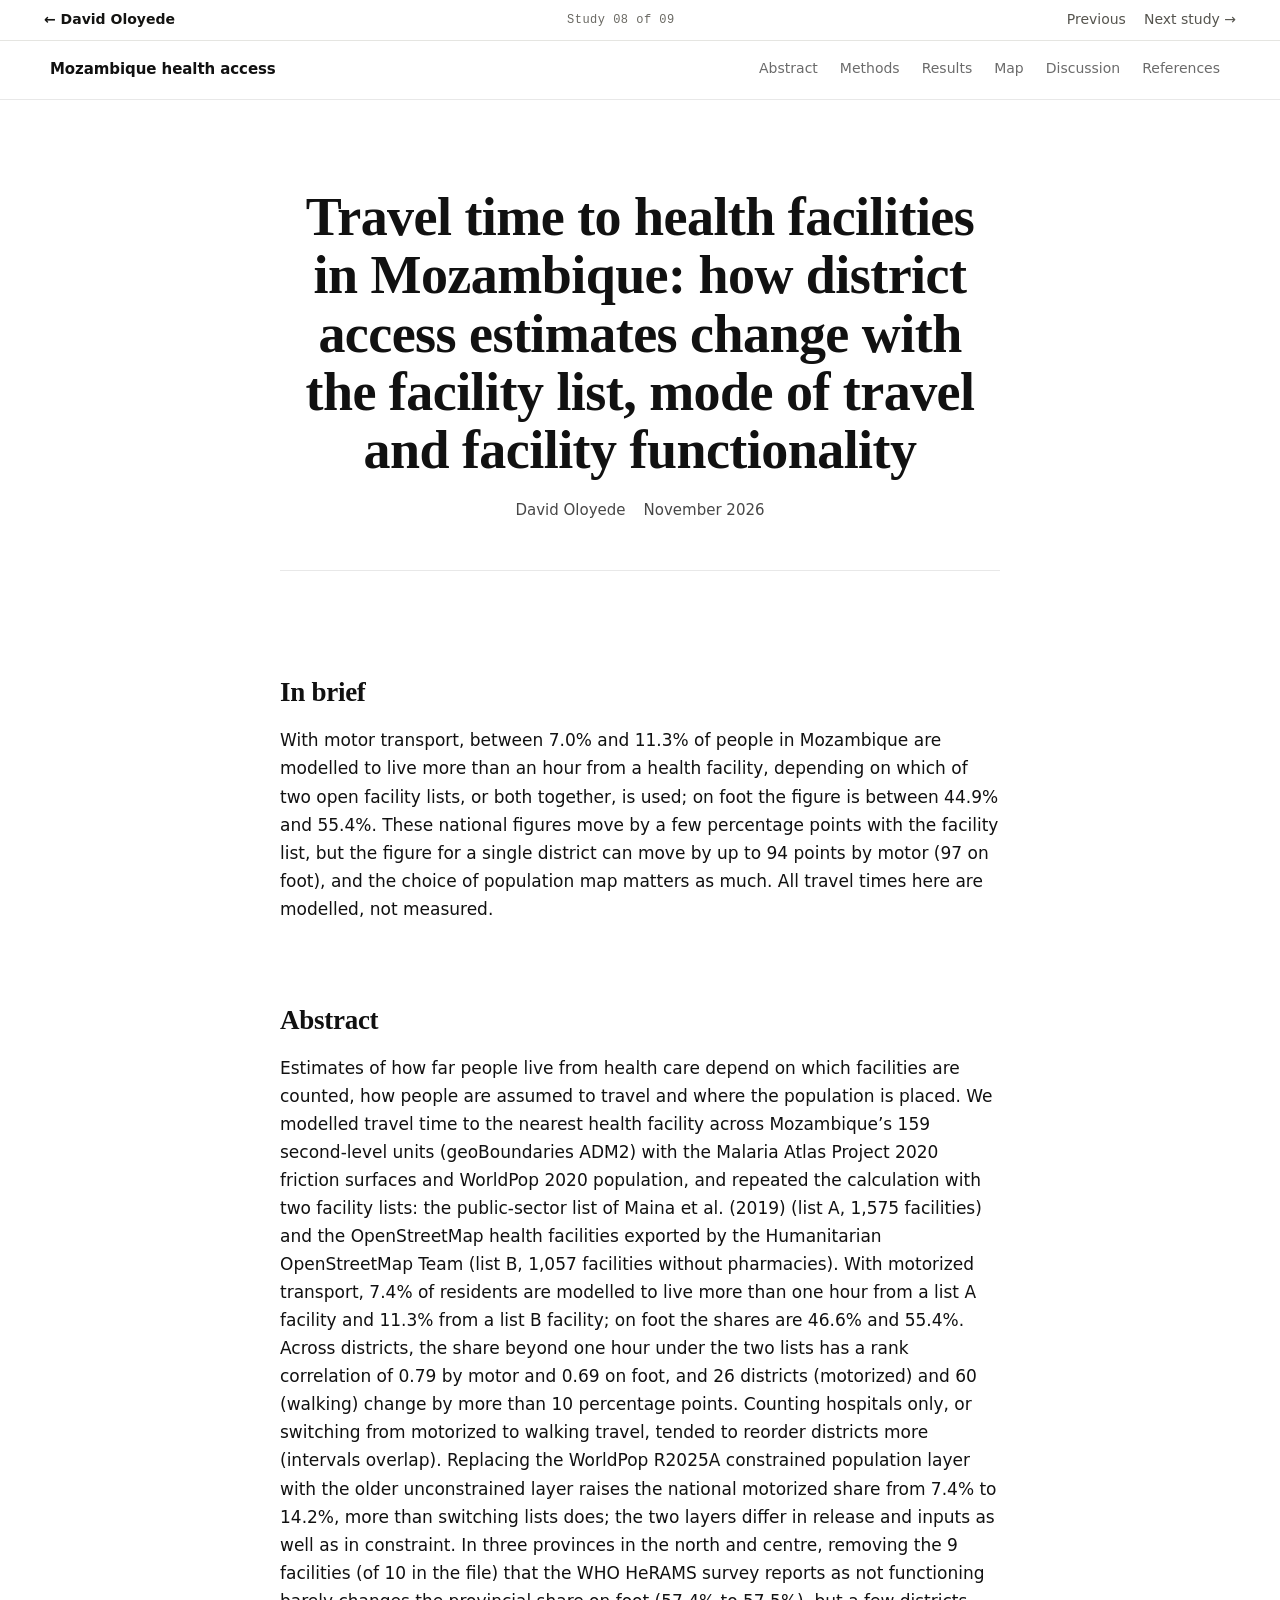
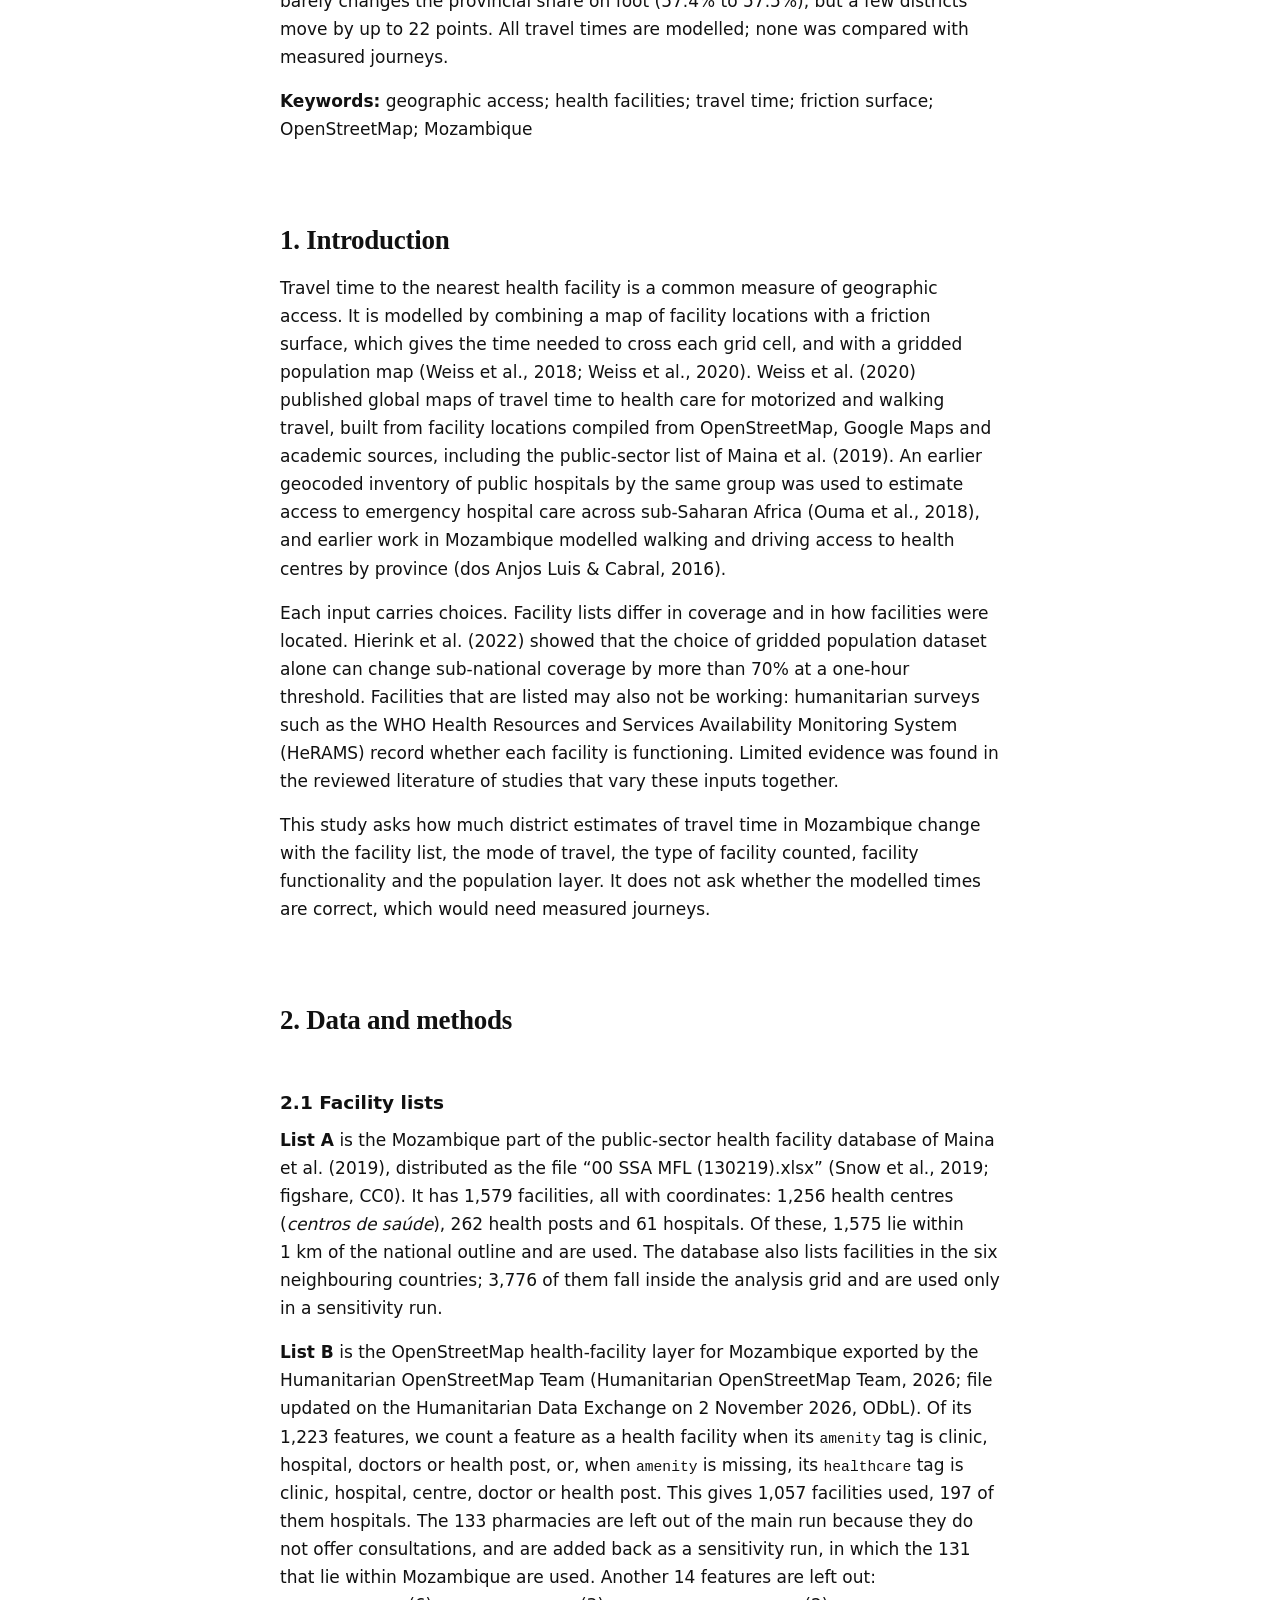
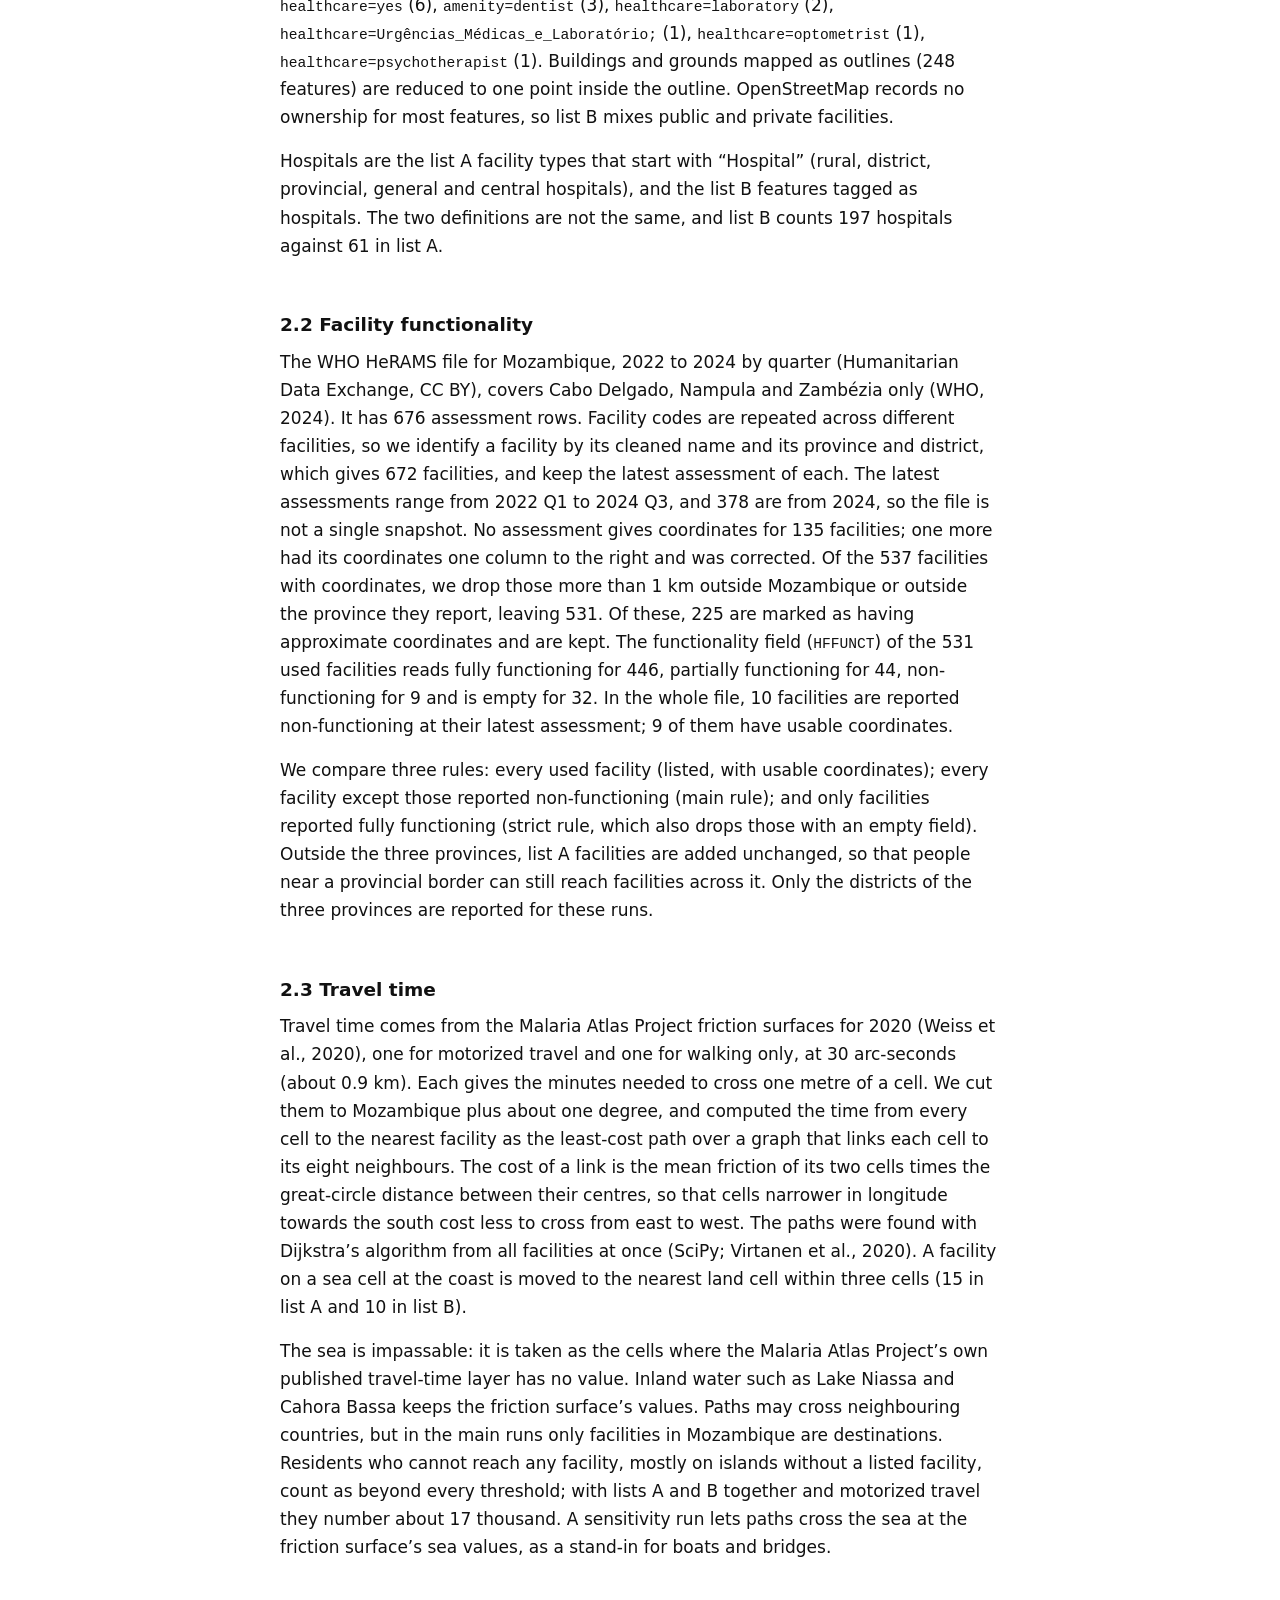
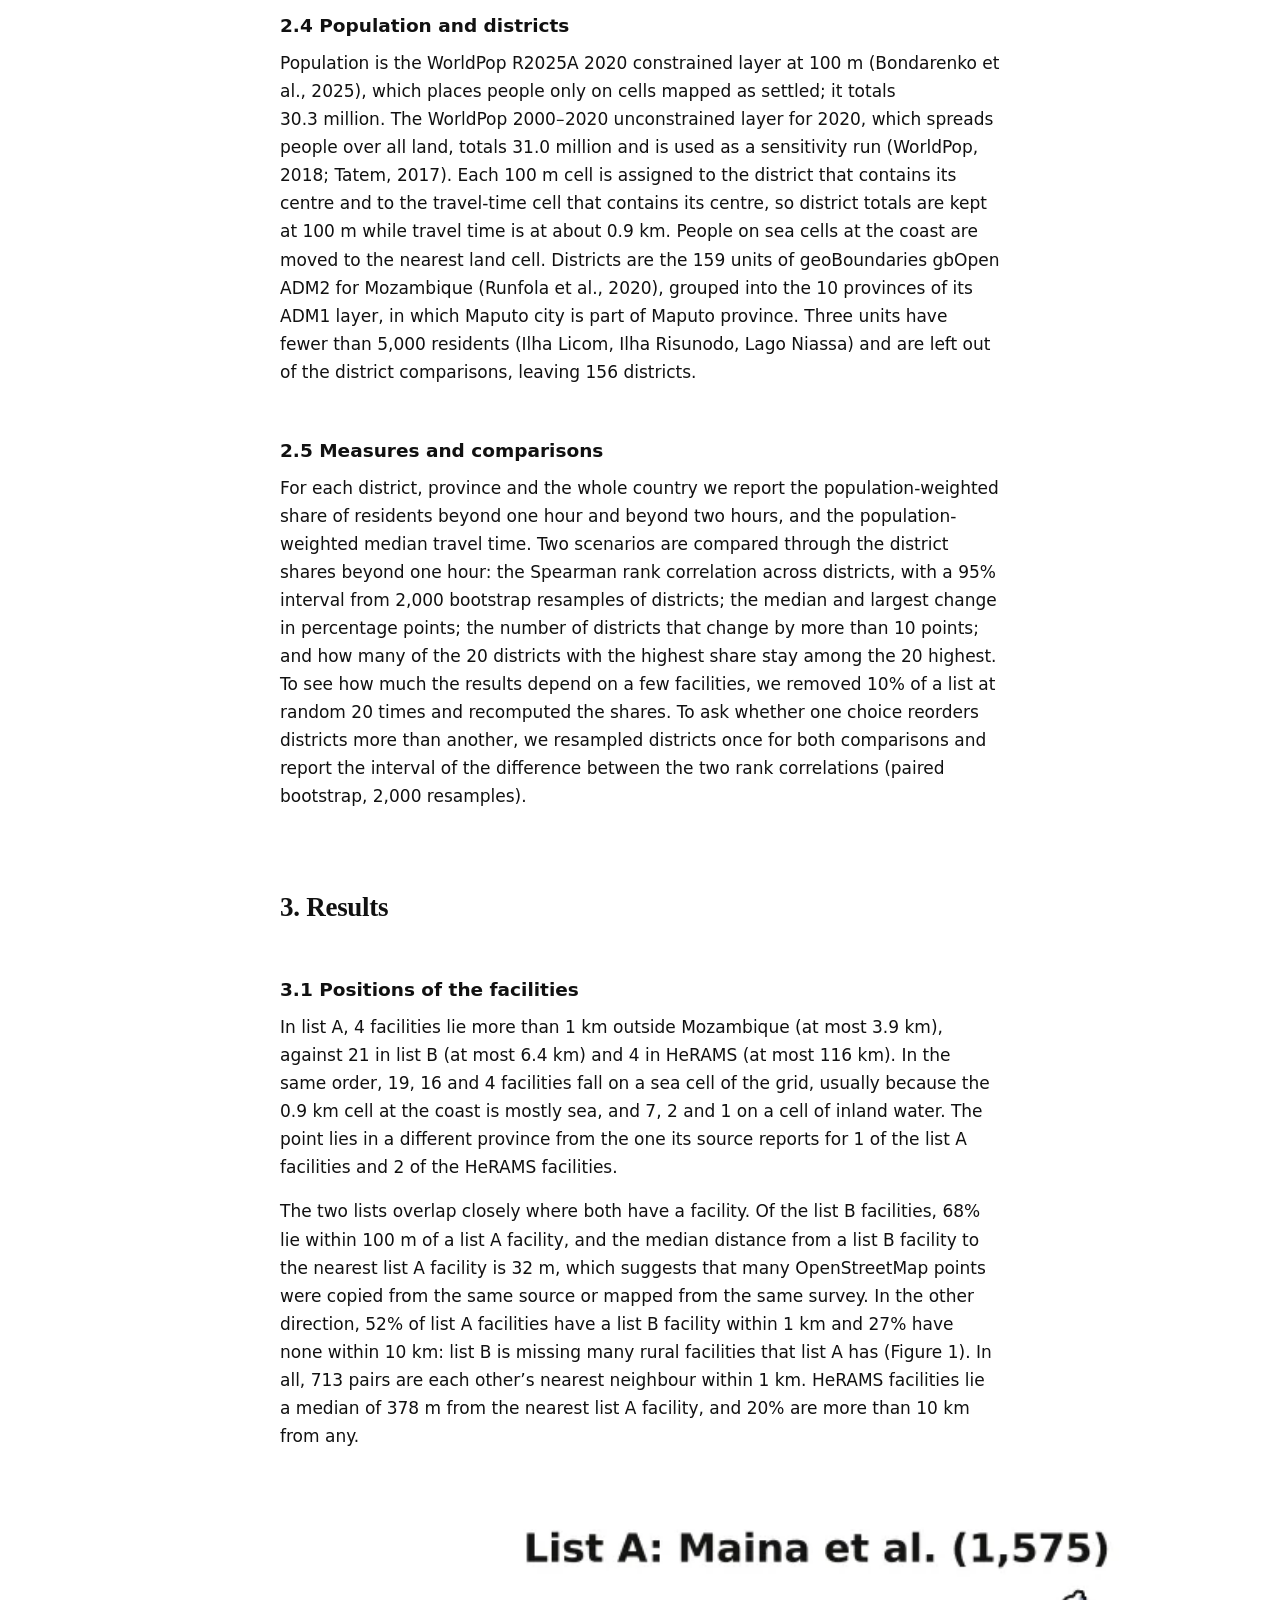
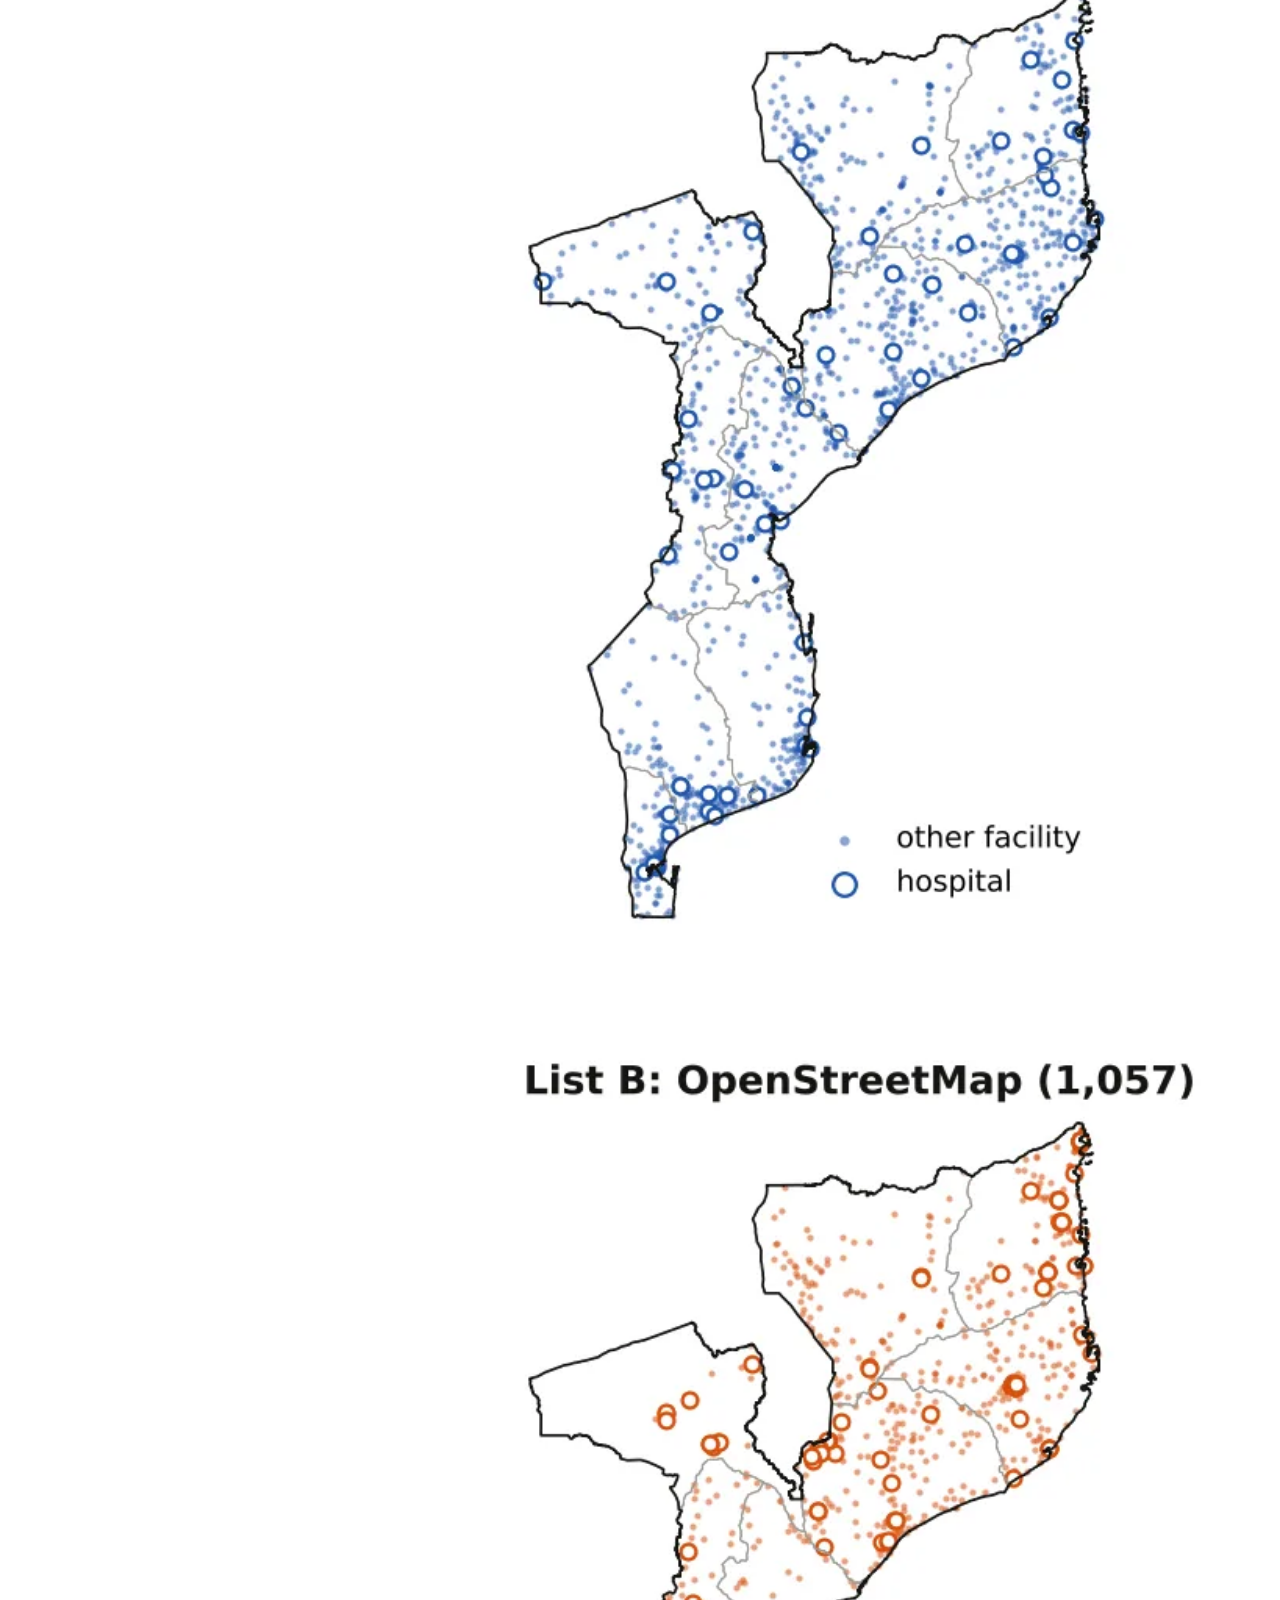
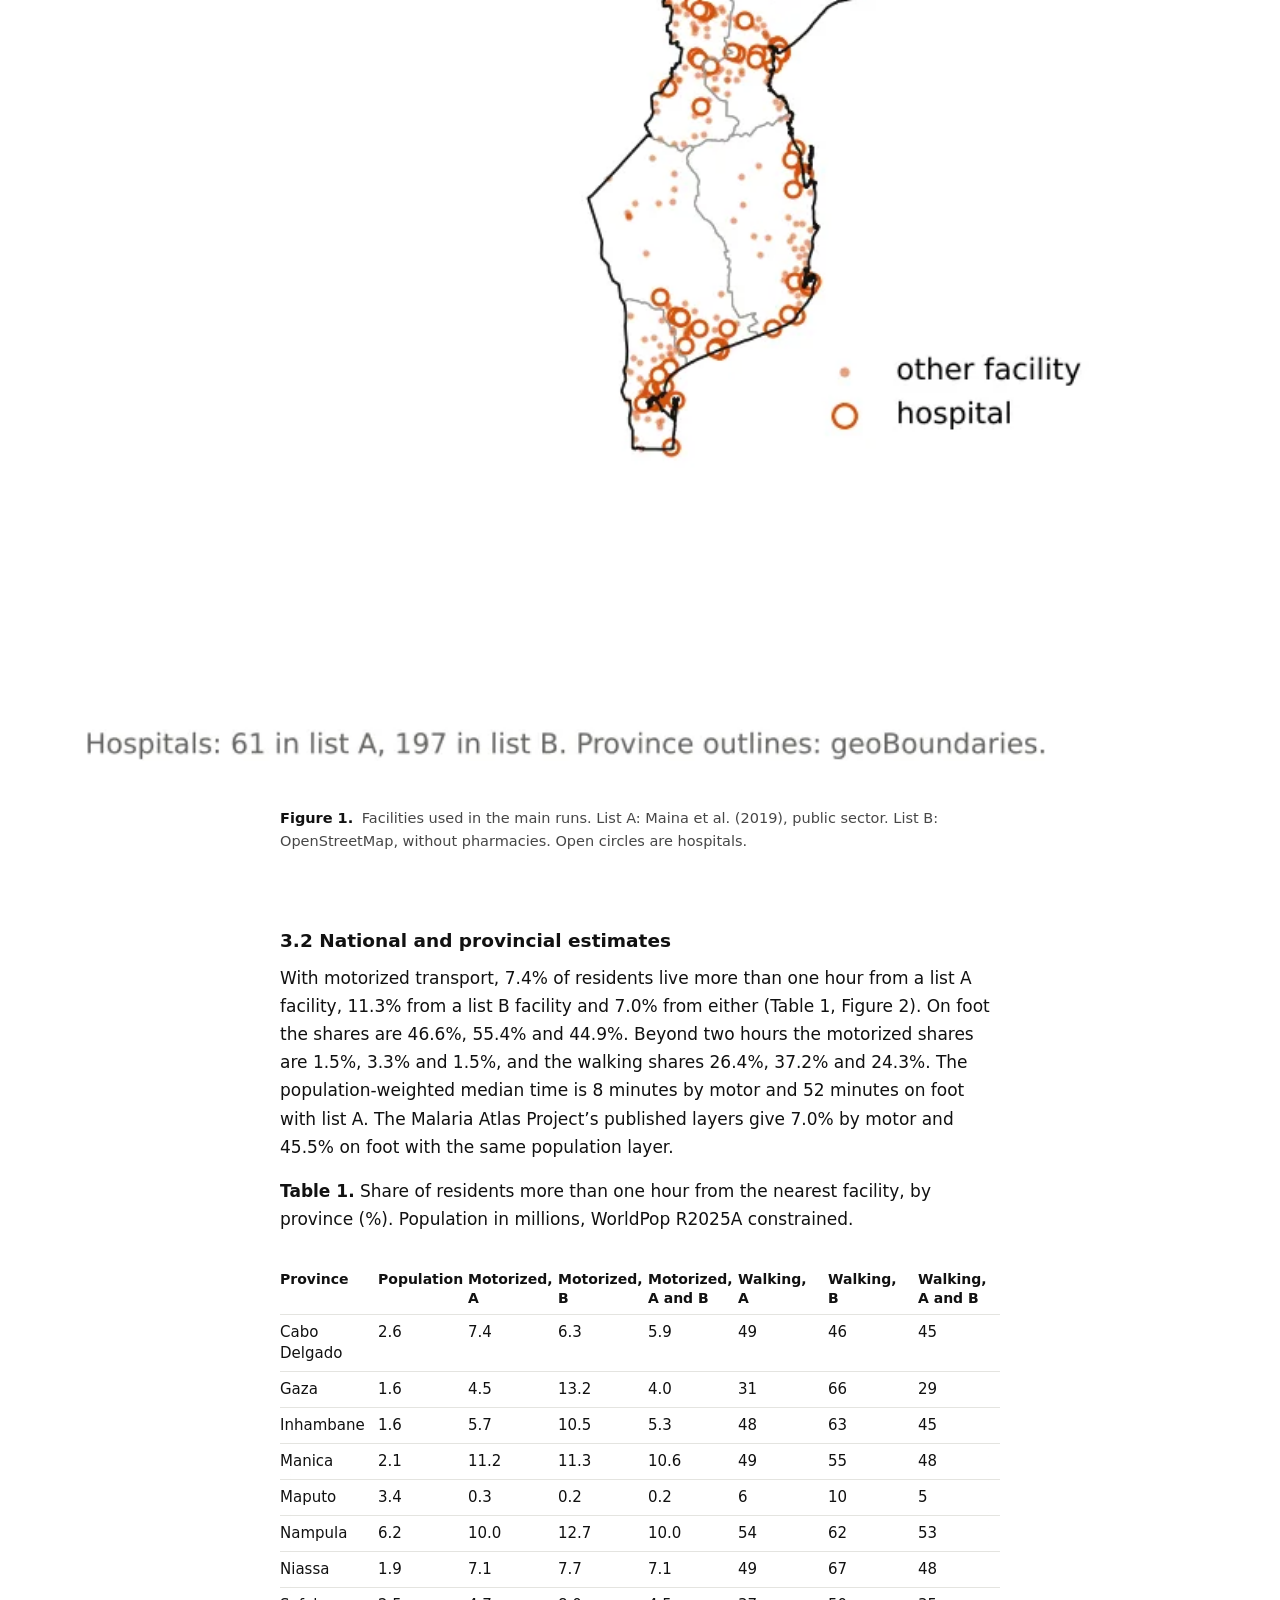
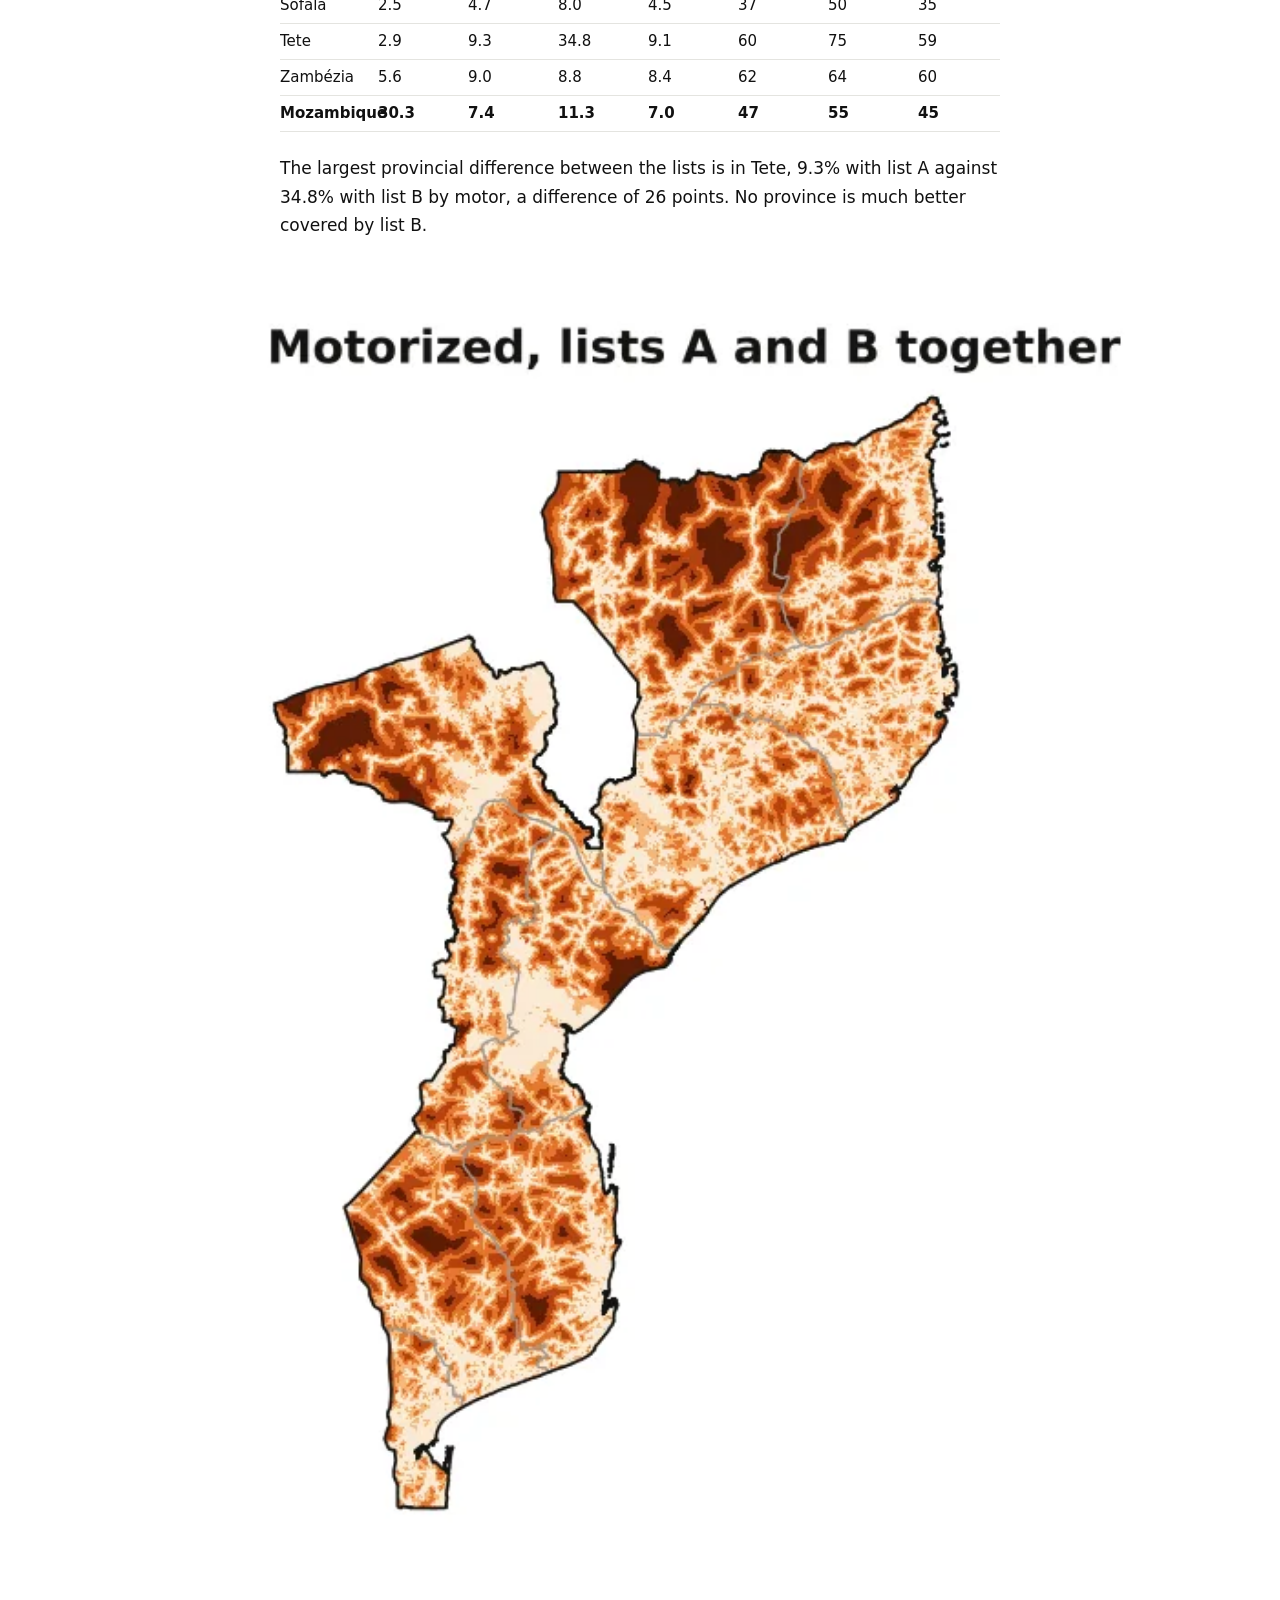
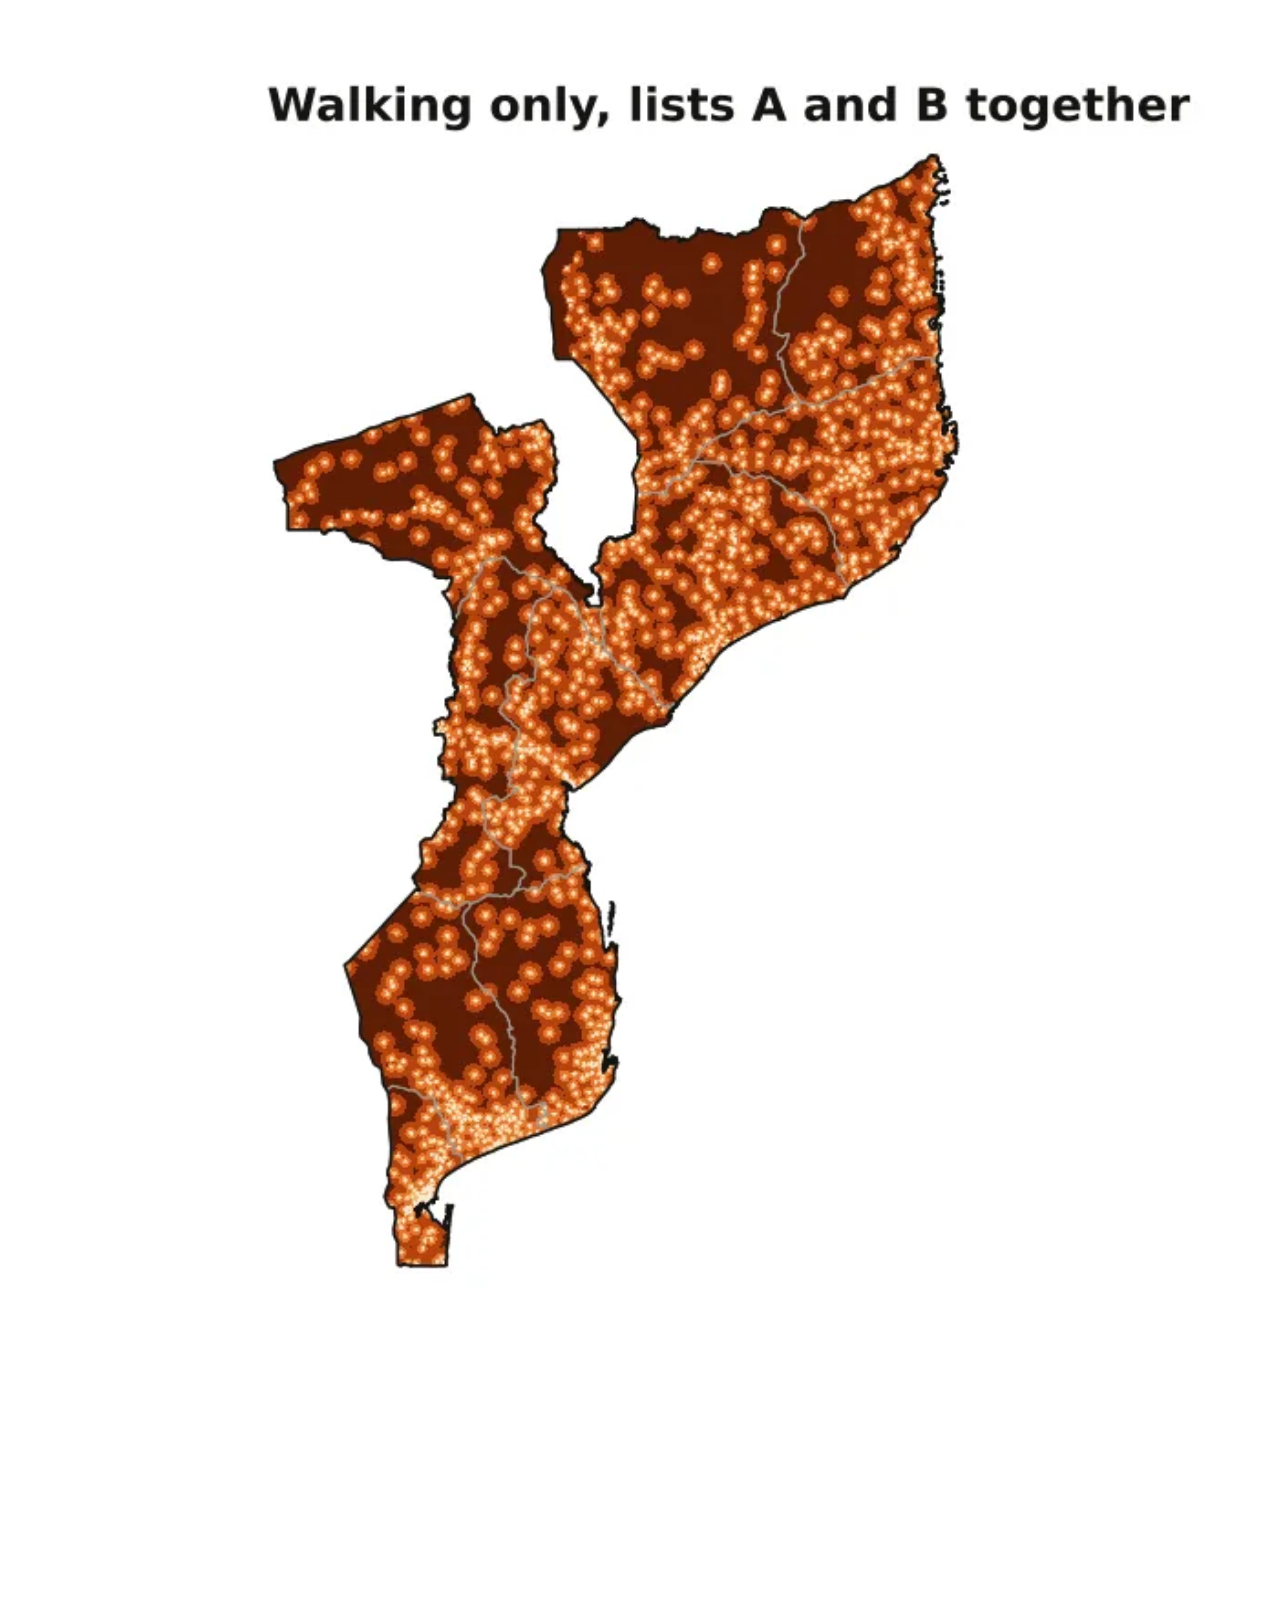
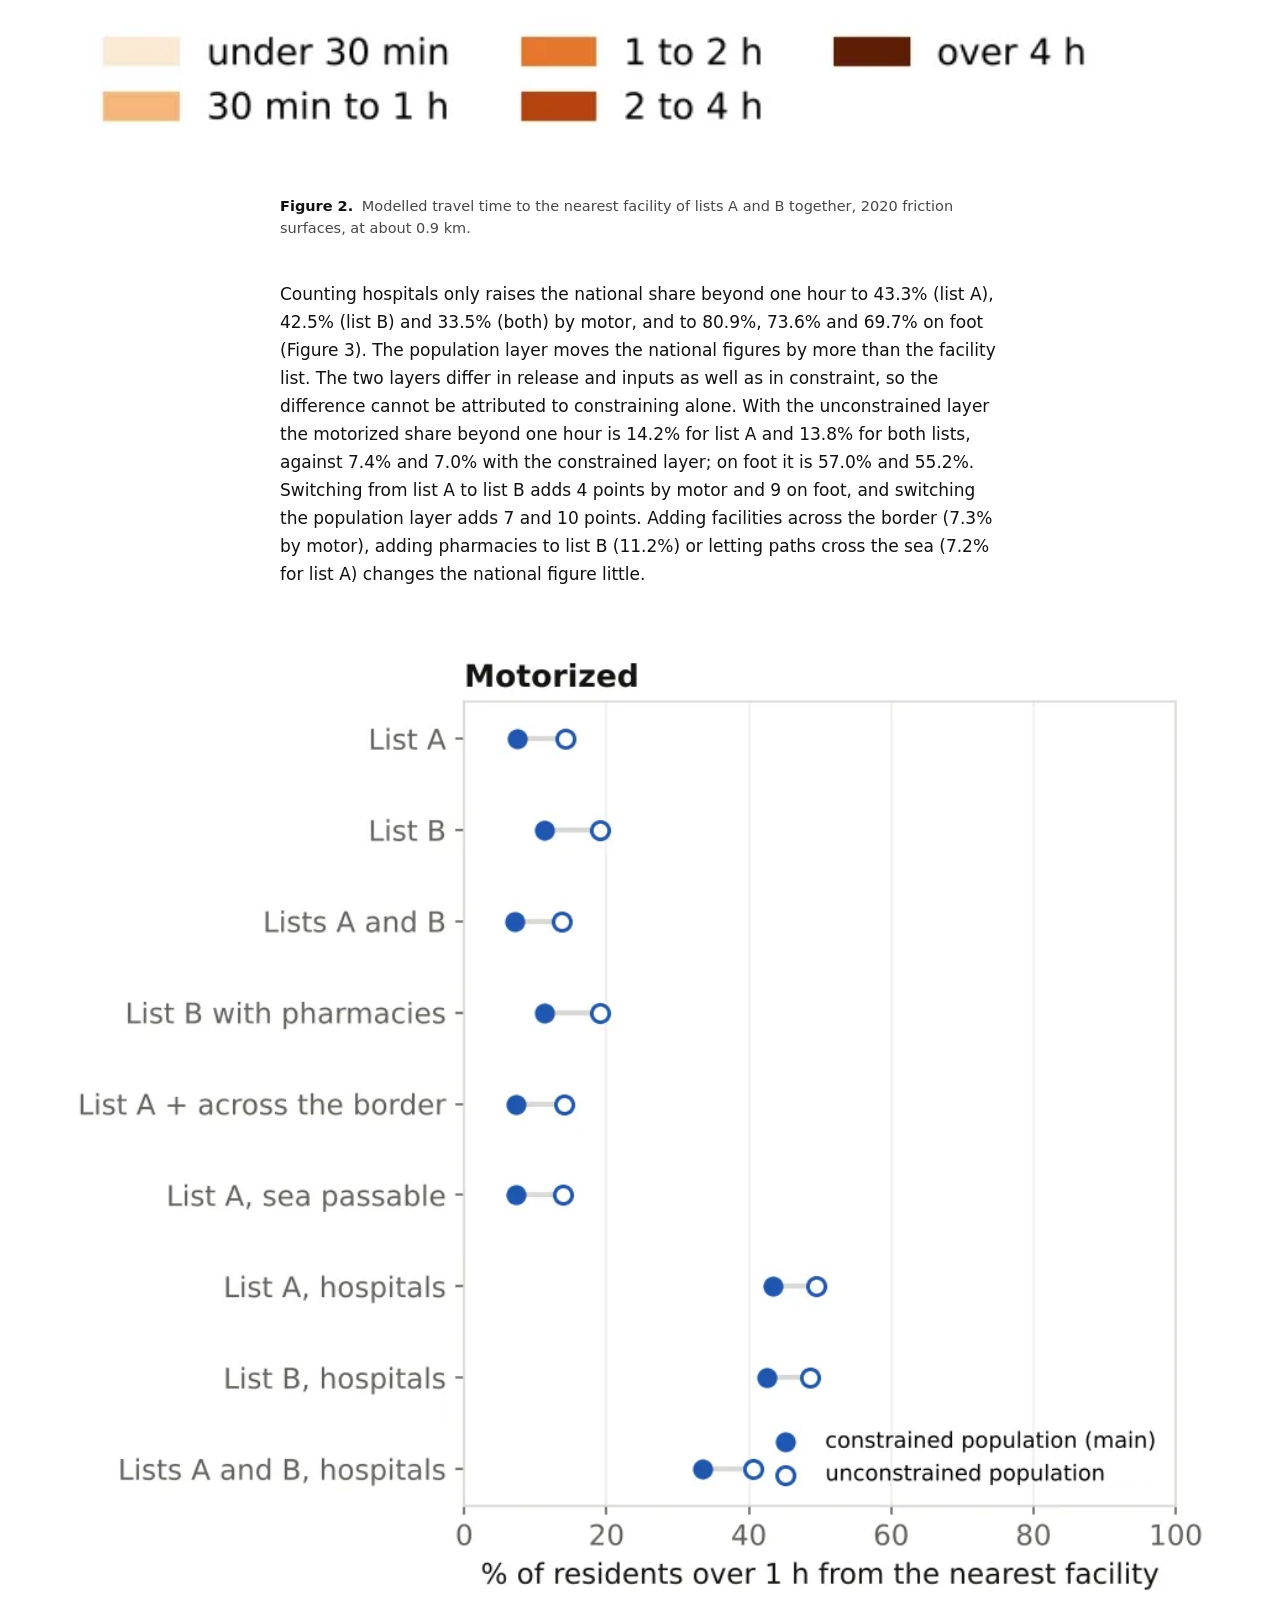
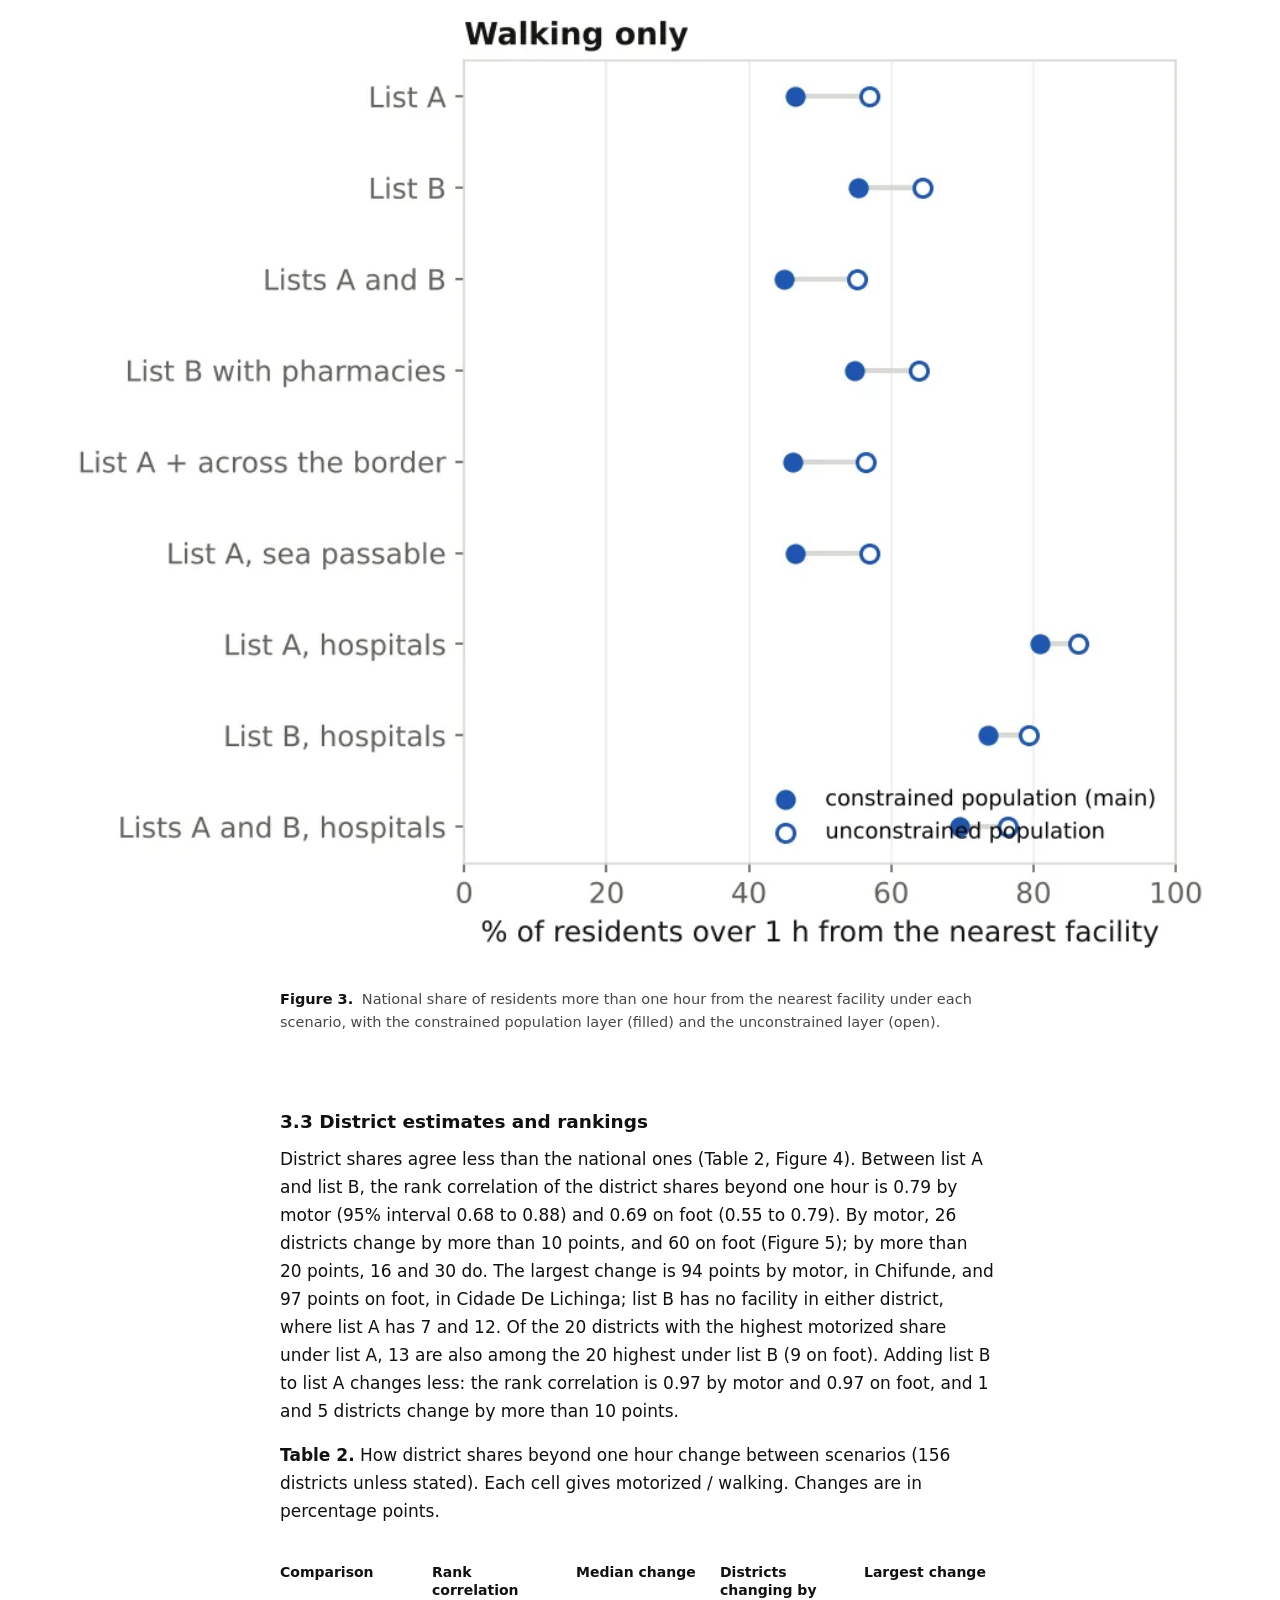
<file: docs/index.html>
<!doctype html>
<html lang="en">
<head>
    <meta charset="UTF-8">
    <meta name="viewport" content="width=device-width, initial-scale=1.0">
    <meta name="color-scheme" content="only light">
    <title>Travel time to health facilities in Mozambique: how district access estimates change with the facility list, mode of travel and facility functionality</title>
<link rel="canonical" href="https://oloyededavid.github.io/Mozambique-Health-Access/">
<meta property="og:type" content="article">
<meta property="og:title" content="Travel time to health facilities in
Mozambique: how district access estimates change with the facility list,
mode of travel and facility functionality">
<meta property="og:description" content="Modelled travel time to health facilities across the districts of Mozambique, and how much it changes with the facility list, mode of travel, facility functionality and population layer.">
<meta property="og:url" content="https://oloyededavid.github.io/Mozambique-Health-Access/">
<meta property="og:image" content="https://oloyededavid.github.io/Mozambique-Health-Access/assets/og.png">
<meta property="og:image:width" content="1200">
<meta property="og:image:height" content="630">
<meta name="twitter:card" content="summary_large_image">
    <meta name="description" content="Modelled travel time to health facilities across the districts of Mozambique, and how much it changes with the facility list, mode of travel, facility functionality and population layer.">
    <meta name="author" content="David Oloyede">
    <link rel="icon" href="data:image/svg+xml,%3Csvg xmlns='http://www.w3.org/2000/svg' viewBox='0 0 32 32'%3E%3Crect width='32' height='32' rx='6' fill='%23111'/%3E%3Ccircle cx='16' cy='16' r='6' fill='%23d9500b'/%3E%3C/svg%3E">
    <link rel="preconnect" href="https://api.fontshare.com">
    <link rel="preconnect" href="https://cdn.fontshare.com" crossorigin>
    <link rel="stylesheet" href="https://api.fontshare.com/v2/css?f[]=satoshi@400,500,700&amp;display=swap">
    <link rel="stylesheet" href="https://api.fontshare.com/v2/css?f[]=zodiak@500,700&amp;display=swap">
    <link rel="stylesheet" href="vendor/leaflet-1.9.4/leaflet.css">
    <link rel="stylesheet" href="assets/style.css">
</head>
<body data-counter="mozambique-health-access" data-store="mozambique-health-access-reaction-1">
<!-- study-bar:start --><style>
.sn-bar{font:400 14px/1.4 'Range Dash','Satoshi',system-ui,-apple-system,'Segoe UI',sans-serif;background:#fff;border-bottom:1px solid #e5e5e1;color:#141412;position:relative;z-index:1000}
.sn-bar .sn-in{max-width:1240px;margin:0 auto;padding:4px 24px;display:flex;align-items:center;justify-content:space-between;gap:16px}
.sn-bar a{color:#141412;text-decoration:none;display:inline-flex;align-items:center;min-height:32px}.sn-bar a:hover{text-decoration:underline;text-underline-offset:4px}
.sn-home{font-weight:700}.sn-pos{color:#6a6963;font-family:ui-monospace,'SF Mono',Menlo,monospace;font-size:12px;letter-spacing:.04em}
.sn-pn{display:flex;gap:18px}.sn-pn a{color:#55544e}
.sn-next{font:400 16px/1.5 'Range Dash','Satoshi',system-ui,-apple-system,'Segoe UI',sans-serif;color:#141412;background:#fff;border-top:1px solid #ececea;margin-top:64px}
.sn-next .sn-in{max-width:1080px;margin:0 auto;padding:40px 24px 48px}
.sn-k{font-size:15px;color:#6a6963;margin:0 0 14px}
.sn-card{display:flex;align-items:center;gap:20px;text-decoration:none;color:inherit;background:#fafafa;border:1px solid #ececea;border-radius:22px;padding:14px 18px 14px 14px;transition:border-color .25s,background .25s}
.sn-card:hover{border-color:#d5d5d1;background:#f6f6f5}
.sn-media{flex:none;width:112px;height:84px;border-radius:14px;overflow:hidden;background:#eee}
.sn-media img{width:100%;height:100%;object-fit:cover;display:block;transition:transform .8s cubic-bezier(.2,.7,.2,1)}
.sn-card:hover .sn-media img{transform:scale(1.05)}
.sn-t{flex:1;min-width:0;display:flex;flex-direction:column;gap:4px}
.sn-t b{font-weight:500;font-size:clamp(17px,1.8vw,21px);line-height:1.25;letter-spacing:-.005em}
.sn-t span{font-size:15px;color:#62625d}
.sn-arrow{flex:none;width:46px;height:46px;border-radius:50%;border:1px solid #e4e4e0;background:#fff;display:grid;place-items:center;font-size:20px;color:#3a3a37;transition:transform .3s cubic-bezier(.2,.7,.2,1)}
.sn-card:hover .sn-arrow{transform:translateX(3px)}
.sn-back{display:flex;justify-content:center;gap:10px;margin-top:28px;font-size:15px;color:#62625d;text-decoration:none}
.sn-back:hover{color:#141412}
@media (max-width:620px){.sn-media{width:72px;height:72px}.sn-t span{display:none}.sn-pos{display:none}}
@media (prefers-reduced-motion:reduce){.sn-media img,.sn-arrow{transition:none}}
</style><nav class="sn-bar" aria-label="Portfolio"><div class="sn-in"><a class="sn-home" href="https://oloyededavid.github.io/geospatial-rs-portfolio/">← David Oloyede</a><span class="sn-pos">Study 08 of 09</span><span class="sn-pn"><a href="https://oloyededavid.github.io/Mau-Forest-Land-Cover/" title="Mapping land cover in the Mau Forest Complex, Kenya, with Sentinel-2, 2025">Previous</a><a href="https://oloyededavid.github.io/Open-Geodata-Catalogue/" title="Serving open research outputs as a STAC catalogue and through OGC API Features">Next study →</a></span></div></nav><!-- study-bar:end -->
<nav class="skipnav" aria-label="Skip link"><a class="skip" href="#abstract">Skip to the abstract</a></nav>
<noscript><p style="max-width:720px;margin:12px auto;padding:10px 14px;border:1px solid #d9d9d5;border-radius:6px;background:#fff;color:#141412;font:400 14px/1.5 system-ui,sans-serif">Turn on JavaScript to see the maps, charts and the numbers that are read from the data files. The text is readable without it.</p></noscript>
<header class="site-header">
    <div class="site-inner">
        <a class="site-id" href="#top">Mozambique health access</a>
        <nav class="toc" aria-label="Sections">
            <a href="#abstract">Abstract</a>
            <a href="#data-and-methods">Methods</a>
            <a href="#results">Results</a>
            <a href="#explore">Map</a>
            <a href="#discussion">Discussion</a>
            <a href="#references">References</a>
        </nav>
    </div>
    <nav class="toc-phone" aria-label="Sections on phone">
        <a href="#abstract">Abstract</a>
        <a href="#data-and-methods">Methods</a>
        <a href="#results">Results</a>
        <a href="#explore">Map</a>
        <a href="#discussion">Discussion</a>
        <a href="#references">References</a>
    </nav>
    <div class="progress" aria-hidden="true"><span id="progress"></span></div>
</header>

<main class="article" id="top">
<header class="title">
    <h1>Travel time to health facilities in Mozambique: how district
access estimates change with the facility list, mode of travel and
facility functionality</h1>
    <p class="sig"><span>David Oloyede</span><span>November
2026</span></p>
</header>

<h2 id="in-brief">In brief</h2>
<p>With motor transport, between 7.0% and 11.3% of people in Mozambique
are modelled to live more than an hour from a health facility, depending
on which of two open facility lists, or both together, is used; on foot
the figure is between 44.9% and 55.4%. These national figures move by a
few percentage points with the facility list, but the figure for a
single district can move by up to 94 points by motor (97 on foot), and
the choice of population map matters as much. All travel times here are
modelled, not measured.</p>
<h2 id="abstract">Abstract</h2>
<p>Estimates of how far people live from health care depend on which
facilities are counted, how people are assumed to travel and where the
population is placed. We modelled travel time to the nearest health
facility across Mozambique’s 159 second-level units (geoBoundaries ADM2)
with the Malaria Atlas Project 2020 friction surfaces and WorldPop 2020
population, and repeated the calculation with two facility lists: the
public-sector list of Maina et al. (2019) (list A, 1,575 facilities) and
the OpenStreetMap health facilities exported by the Humanitarian
OpenStreetMap Team (list B, 1,057 facilities without pharmacies). With
motorized transport, 7.4% of residents are modelled to live more than
one hour from a list A facility and 11.3% from a list B facility; on
foot the shares are 46.6% and 55.4%. Across districts, the share beyond
one hour under the two lists has a rank correlation of 0.79 by motor and
0.69 on foot, and 26 districts (motorized) and 60 (walking) change by
more than 10 percentage points. Counting hospitals only, or switching
from motorized to walking travel, tended to reorder districts more
(intervals overlap). Replacing the WorldPop R2025A constrained
population layer with the older unconstrained layer raises the national
motorized share from 7.4% to 14.2%, more than switching lists does; the
two layers differ in release and inputs as well as in constraint. In
three provinces in the north and centre, removing the 9 facilities (of
10 in the file) that the WHO HeRAMS survey reports as not functioning
barely changes the provincial share on foot (57.4% to 57.5%), but a few
districts move by up to 22 points. All travel times are modelled; none
was compared with measured journeys.</p>
<p><strong>Keywords:</strong> geographic access; health facilities;
travel time; friction surface; OpenStreetMap; Mozambique</p>
<h2 id="introduction">1. Introduction</h2>
<p>Travel time to the nearest health facility is a common measure of
geographic access. It is modelled by combining a map of facility
locations with a friction surface, which gives the time needed to cross
each grid cell, and with a gridded population map (Weiss et al., 2018;
Weiss et al., 2020). Weiss et al. (2020) published global maps of travel
time to health care for motorized and walking travel, built from
facility locations compiled from OpenStreetMap, Google Maps and academic
sources, including the public-sector list of Maina et al. (2019). An
earlier geocoded inventory of public hospitals by the same group was
used to estimate access to emergency hospital care across sub-Saharan
Africa (Ouma et al., 2018), and earlier work in Mozambique modelled
walking and driving access to health centres by province (dos Anjos Luis
&amp; Cabral, 2016).</p>
<p>Each input carries choices. Facility lists differ in coverage and in
how facilities were located. Hierink et al. (2022) showed that the
choice of gridded population dataset alone can change sub-national
coverage by more than 70% at a one-hour threshold. Facilities that are
listed may also not be working: humanitarian surveys such as the WHO
Health Resources and Services Availability Monitoring System (HeRAMS)
record whether each facility is functioning. Limited evidence was found
in the reviewed literature of studies that vary these inputs
together.</p>
<p>This study asks how much district estimates of travel time in
Mozambique change with the facility list, the mode of travel, the type
of facility counted, facility functionality and the population layer. It
does not ask whether the modelled times are correct, which would need
measured journeys.</p>
<h2 id="data-and-methods">2. Data and methods</h2>
<h3 id="facility-lists">2.1 Facility lists</h3>
<p><strong>List A</strong> is the Mozambique part of the public-sector
health facility database of Maina et al. (2019), distributed as the file
“00 SSA MFL (130219).xlsx” (Snow et al., 2019; figshare, CC0). It has
1,579 facilities, all with coordinates: 1,256 health centres
(<em>centros de saúde</em>), 262 health posts and 61 hospitals. Of
these, 1,575 lie within 1 km of the national outline and are used. The
database also lists facilities in the six neighbouring countries; 3,776
of them fall inside the analysis grid and are used only in a sensitivity
run.</p>
<p><strong>List B</strong> is the OpenStreetMap health-facility layer
for Mozambique exported by the Humanitarian OpenStreetMap Team
(Humanitarian OpenStreetMap Team, 2026; file updated on the Humanitarian
Data Exchange on 2 November 2026, ODbL). Of its 1,223 features, we count
a feature as a health facility when its <code>amenity</code> tag is
clinic, hospital, doctors or health post, or, when <code>amenity</code>
is missing, its <code>healthcare</code> tag is clinic, hospital, centre,
doctor or health post. This gives 1,057 facilities used, 197 of them
hospitals. The 133 pharmacies are left out of the main run because they
do not offer consultations, and are added back as a sensitivity run, in
which the 131 that lie within Mozambique are used. Another 14 features
are left out: <code>healthcare=yes</code> (6),
<code>amenity=dentist</code> (3), <code>healthcare=laboratory</code>
(2), <code>healthcare=Urgências_Médicas_e_Laboratório;</code> (1),
<code>healthcare=optometrist</code> (1),
<code>healthcare=psychotherapist</code> (1). Buildings and grounds
mapped as outlines (248 features) are reduced to one point inside the
outline. OpenStreetMap records no ownership for most features, so list B
mixes public and private facilities.</p>
<p>Hospitals are the list A facility types that start with “Hospital”
(rural, district, provincial, general and central hospitals), and the
list B features tagged as hospitals. The two definitions are not the
same, and list B counts 197 hospitals against 61 in list A.</p>
<h3 id="facility-functionality">2.2 Facility functionality</h3>
<p>The WHO HeRAMS file for Mozambique, 2022 to 2024 by quarter
(Humanitarian Data Exchange, CC BY), covers Cabo Delgado, Nampula and
Zambézia only (WHO, 2024). It has 676 assessment rows. Facility codes
are repeated across different facilities, so we identify a facility by
its cleaned name and its province and district, which gives 672
facilities, and keep the latest assessment of each. The latest
assessments range from 2022 Q1 to 2024 Q3, and 378 are from 2024, so the
file is not a single snapshot. No assessment gives coordinates for 135
facilities; one more had its coordinates one column to the right and was
corrected. Of the 537 facilities with coordinates, we drop those more
than 1 km outside Mozambique or outside the province they report,
leaving 531. Of these, 225 are marked as having approximate coordinates
and are kept. The functionality field (<code>HFFUNCT</code>) of the 531
used facilities reads fully functioning for 446, partially functioning
for 44, non-functioning for 9 and is empty for 32. In the whole file, 10
facilities are reported non-functioning at their latest assessment; 9 of
them have usable coordinates.</p>
<p>We compare three rules: every used facility (listed, with usable
coordinates); every facility except those reported non-functioning (main
rule); and only facilities reported fully functioning (strict rule,
which also drops those with an empty field). Outside the three
provinces, list A facilities are added unchanged, so that people near a
provincial border can still reach facilities across it. Only the
districts of the three provinces are reported for these runs.</p>
<h3 id="travel-time">2.3 Travel time</h3>
<p>Travel time comes from the Malaria Atlas Project friction surfaces
for 2020 (Weiss et al., 2020), one for motorized travel and one for
walking only, at 30 arc-seconds (about 0.9 km). Each gives the minutes
needed to cross one metre of a cell. We cut them to Mozambique plus
about one degree, and computed the time from every cell to the nearest
facility as the least-cost path over a graph that links each cell to its
eight neighbours. The cost of a link is the mean friction of its two
cells times the great-circle distance between their centres, so that
cells narrower in longitude towards the south cost less to cross from
east to west. The paths were found with Dijkstra’s algorithm from all
facilities at once (SciPy; Virtanen et al., 2020). A facility on a sea
cell at the coast is moved to the nearest land cell within three cells
(15 in list A and 10 in list B).</p>
<p>The sea is impassable: it is taken as the cells where the Malaria
Atlas Project’s own published travel-time layer has no value. Inland
water such as Lake Niassa and Cahora Bassa keeps the friction surface’s
values. Paths may cross neighbouring countries, but in the main runs
only facilities in Mozambique are destinations. Residents who cannot
reach any facility, mostly on islands without a listed facility, count
as beyond every threshold; with lists A and B together and motorized
travel they number about 17 thousand. A sensitivity run lets paths cross
the sea at the friction surface’s sea values, as a stand-in for boats
and bridges.</p>
<h3 id="population-and-districts">2.4 Population and districts</h3>
<p>Population is the WorldPop R2025A 2020 constrained layer at 100 m
(Bondarenko et al., 2025), which places people only on cells mapped as
settled; it totals 30.3 million. The WorldPop 2000–2020 unconstrained
layer for 2020, which spreads people over all land, totals 31.0 million
and is used as a sensitivity run (WorldPop, 2018; Tatem, 2017). Each 100
m cell is assigned to the district that contains its centre and to the
travel-time cell that contains its centre, so district totals are kept
at 100 m while travel time is at about 0.9 km. People on sea cells at
the coast are moved to the nearest land cell. Districts are the 159
units of geoBoundaries gbOpen ADM2 for Mozambique (Runfola et al.,
2020), grouped into the 10 provinces of its ADM1 layer, in which Maputo
city is part of Maputo province. Three units have fewer than 5,000
residents (Ilha Licom, Ilha Risunodo, Lago Niassa) and are left out of
the district comparisons, leaving 156 districts.</p>
<h3 id="measures-and-comparisons">2.5 Measures and comparisons</h3>
<p>For each district, province and the whole country we report the
population-weighted share of residents beyond one hour and beyond two
hours, and the population-weighted median travel time. Two scenarios are
compared through the district shares beyond one hour: the Spearman rank
correlation across districts, with a 95% interval from 2,000 bootstrap
resamples of districts; the median and largest change in percentage
points; the number of districts that change by more than 10 points; and
how many of the 20 districts with the highest share stay among the 20
highest. To see how much the results depend on a few facilities, we
removed 10% of a list at random 20 times and recomputed the shares. To
ask whether one choice reorders districts more than another, we
resampled districts once for both comparisons and report the interval of
the difference between the two rank correlations (paired bootstrap,
2,000 resamples).</p>
<h2 id="results">3. Results</h2>
<h3 id="positions-of-the-facilities">3.1 Positions of the
facilities</h3>
<p>In list A, 4 facilities lie more than 1 km outside Mozambique (at
most 3.9 km), against 21 in list B (at most 6.4 km) and 4 in HeRAMS (at
most 116 km). In the same order, 19, 16 and 4 facilities fall on a sea
cell of the grid, usually because the 0.9 km cell at the coast is mostly
sea, and 7, 2 and 1 on a cell of inland water. The point lies in a
different province from the one its source reports for 1 of the list A
facilities and 2 of the HeRAMS facilities.</p>
<p>The two lists overlap closely where both have a facility. Of the list
B facilities, 68% lie within 100 m of a list A facility, and the median
distance from a list B facility to the nearest list A facility is 32 m,
which suggests that many OpenStreetMap points were copied from the same
source or mapped from the same survey. In the other direction, 52% of
list A facilities have a list B facility within 1 km and 27% have none
within 10 km: list B is missing many rural facilities that list A has
(Figure 1). In all, 713 pairs are each other’s nearest neighbour within
1 km. HeRAMS facilities lie a median of 378 m from the nearest list A
facility, and 20% are more than 10 km from any.</p>
<figure class="wide mapimg" id="fig-1">
<picture><source media="(max-width: 760px)" srcset="assets/figures/fig1_facilities_phone.webp"><img src="assets/figures/fig1_facilities.webp" width="1487" height="1057" loading="lazy" alt="Facilities used in the main runs. List A: Maina et al. (2019), public sector. List B: OpenStreetMap, without pharmacies. Open circles are hospitals."></picture>
<figcaption>
<b>Figure 1.</b> Facilities used in the main runs. List A: Maina et
al. (2019), public sector. List B: OpenStreetMap, without pharmacies.
Open circles are hospitals.
</figcaption>
</figure>
<h3 id="national-and-provincial-estimates">3.2 National and provincial
estimates</h3>
<p>With motorized transport, 7.4% of residents live more than one hour
from a list A facility, 11.3% from a list B facility and 7.0% from
either (Table 1, Figure 2). On foot the shares are 46.6%, 55.4% and
44.9%. Beyond two hours the motorized shares are 1.5%, 3.3% and 1.5%,
and the walking shares 26.4%, 37.2% and 24.3%. The population-weighted
median time is 8 minutes by motor and 52 minutes on foot with list A.
The Malaria Atlas Project’s published layers give 7.0% by motor and
45.5% on foot with the same population layer.</p>
<p><strong>Table 1.</strong> Share of residents more than one hour from
the nearest facility, by province (%). Population in millions, WorldPop
R2025A constrained.</p>
<div class="table-wrap" tabindex="0" role="region" aria-label="Table 1, scrolls sideways"><table>
<colgroup>
<col style="width: 12%" />
<col style="width: 12%" />
<col style="width: 12%" />
<col style="width: 12%" />
<col style="width: 12%" />
<col style="width: 12%" />
<col style="width: 12%" />
<col style="width: 12%" />
</colgroup>
<thead>
<tr class="header">
<th>Province</th>
<th>Population</th>
<th>Motorized, A</th>
<th>Motorized, B</th>
<th>Motorized, A and B</th>
<th>Walking, A</th>
<th>Walking, B</th>
<th>Walking, A and B</th>
</tr>
</thead>
<tbody>
<tr class="odd">
<td>Cabo Delgado</td>
<td>2.6</td>
<td>7.4</td>
<td>6.3</td>
<td>5.9</td>
<td>49</td>
<td>46</td>
<td>45</td>
</tr>
<tr class="even">
<td>Gaza</td>
<td>1.6</td>
<td>4.5</td>
<td>13.2</td>
<td>4.0</td>
<td>31</td>
<td>66</td>
<td>29</td>
</tr>
<tr class="odd">
<td>Inhambane</td>
<td>1.6</td>
<td>5.7</td>
<td>10.5</td>
<td>5.3</td>
<td>48</td>
<td>63</td>
<td>45</td>
</tr>
<tr class="even">
<td>Manica</td>
<td>2.1</td>
<td>11.2</td>
<td>11.3</td>
<td>10.6</td>
<td>49</td>
<td>55</td>
<td>48</td>
</tr>
<tr class="odd">
<td>Maputo</td>
<td>3.4</td>
<td>0.3</td>
<td>0.2</td>
<td>0.2</td>
<td>6</td>
<td>10</td>
<td>5</td>
</tr>
<tr class="even">
<td>Nampula</td>
<td>6.2</td>
<td>10.0</td>
<td>12.7</td>
<td>10.0</td>
<td>54</td>
<td>62</td>
<td>53</td>
</tr>
<tr class="odd">
<td>Niassa</td>
<td>1.9</td>
<td>7.1</td>
<td>7.7</td>
<td>7.1</td>
<td>49</td>
<td>67</td>
<td>48</td>
</tr>
<tr class="even">
<td>Sofala</td>
<td>2.5</td>
<td>4.7</td>
<td>8.0</td>
<td>4.5</td>
<td>37</td>
<td>50</td>
<td>35</td>
</tr>
<tr class="odd">
<td>Tete</td>
<td>2.9</td>
<td>9.3</td>
<td>34.8</td>
<td>9.1</td>
<td>60</td>
<td>75</td>
<td>59</td>
</tr>
<tr class="even">
<td>Zambézia</td>
<td>5.6</td>
<td>9.0</td>
<td>8.8</td>
<td>8.4</td>
<td>62</td>
<td>64</td>
<td>60</td>
</tr>
<tr class="odd">
<td><strong>Mozambique</strong></td>
<td><strong>30.3</strong></td>
<td><strong>7.4</strong></td>
<td><strong>11.3</strong></td>
<td><strong>7.0</strong></td>
<td><strong>47</strong></td>
<td><strong>55</strong></td>
<td><strong>45</strong></td>
</tr>
</tbody>
</table></div>
<p>The largest provincial difference between the lists is in Tete, 9.3%
with list A against 34.8% with list B by motor, a difference of 26
points. No province is much better covered by list B.</p>
<figure class="wide mapimg" id="fig-2">
<picture><source media="(max-width: 760px)" srcset="assets/figures/fig2_traveltime_phone.webp"><img src="assets/figures/fig2_traveltime.webp" width="1285" height="1092" loading="lazy" alt="Modelled travel time to the nearest facility of lists A and B together, 2020 friction surfaces, at about 0.9 km."></picture>
<figcaption>
<b>Figure 2.</b> Modelled travel time to the nearest facility of lists A
and B together, 2020 friction surfaces, at about 0.9 km.
</figcaption>
</figure>
<p>Counting hospitals only raises the national share beyond one hour to
43.3% (list A), 42.5% (list B) and 33.5% (both) by motor, and to 80.9%,
73.6% and 69.7% on foot (Figure 3). The population layer moves the
national figures by more than the facility list. The two layers differ
in release and inputs as well as in constraint, so the difference cannot
be attributed to constraining alone. With the unconstrained layer the
motorized share beyond one hour is 14.2% for list A and 13.8% for both
lists, against 7.4% and 7.0% with the constrained layer; on foot it is
57.0% and 55.2%. Switching from list A to list B adds 4 points by motor
and 9 on foot, and switching the population layer adds 7 and 10 points.
Adding facilities across the border (7.3% by motor), adding pharmacies
to list B (11.2%) or letting paths cross the sea (7.2% for list A)
changes the national figure little.</p>
<figure class="wide mapimg" id="fig-3">
<picture><source media="(max-width: 760px)" srcset="assets/figures/fig3_scenarios_phone.webp"><img src="assets/figures/fig3_scenarios.webp" width="1720" height="775" loading="lazy" alt="National share of residents more than one hour from the nearest facility under each scenario, with the constrained population layer (filled) and the unconstrained layer (open)."></picture>
<figcaption>
<b>Figure 3.</b> National share of residents more than one hour from the
nearest facility under each scenario, with the constrained population
layer (filled) and the unconstrained layer (open).
</figcaption>
</figure>
<h3 id="district-estimates-and-rankings">3.3 District estimates and
rankings</h3>
<p>District shares agree less than the national ones (Table 2, Figure
4). Between list A and list B, the rank correlation of the district
shares beyond one hour is 0.79 by motor (95% interval 0.68 to 0.88) and
0.69 on foot (0.55 to 0.79). By motor, 26 districts change by more than
10 points, and 60 on foot (Figure 5); by more than 20 points, 16 and 30
do. The largest change is 94 points by motor, in Chifunde, and 97 points
on foot, in Cidade De Lichinga; list B has no facility in either
district, where list A has 7 and 12. Of the 20 districts with the
highest motorized share under list A, 13 are also among the 20 highest
under list B (9 on foot). Adding list B to list A changes less: the rank
correlation is 0.97 by motor and 0.97 on foot, and 1 and 5 districts
change by more than 10 points.</p>
<p><strong>Table 2.</strong> How district shares beyond one hour change
between scenarios (156 districts unless stated). Each cell gives
motorized / walking. Changes are in percentage points.</p>
<div class="table-wrap" tabindex="0" role="region" aria-label="Table 2, scrolls sideways"><table>
<colgroup>
<col style="width: 20%" />
<col style="width: 20%" />
<col style="width: 20%" />
<col style="width: 20%" />
<col style="width: 20%" />
</colgroup>
<thead>
<tr class="header">
<th>Comparison</th>
<th>Rank correlation</th>
<th>Median change</th>
<th>Districts changing by more than 10 points</th>
<th>Largest change</th>
</tr>
</thead>
<tbody>
<tr class="odd">
<td>List A against list B</td>
<td>0.79 / 0.69</td>
<td>1 / 5</td>
<td>26 / 60</td>
<td>94 / 97</td>
</tr>
<tr class="even">
<td>List A against lists A and B</td>
<td>0.97 / 0.97</td>
<td>0 / 0</td>
<td>1 / 5</td>
<td>28 / 56</td>
</tr>
<tr class="odd">
<td>All facilities against hospitals (A and B)</td>
<td>0.67 / 0.56</td>
<td>29 / 29</td>
<td>110 / 141</td>
<td>98 / 79</td>
</tr>
<tr class="even">
<td>List A against list A plus facilities across the border</td>
<td>1.00 / 1.00</td>
<td>0 / 0</td>
<td>0 / 0</td>
<td>3 / 9</td>
</tr>
<tr class="odd">
<td>List B against list B with pharmacies</td>
<td>1.00 / 0.97</td>
<td>0 / 0</td>
<td>0 / 3</td>
<td>4 / 46</td>
</tr>
<tr class="even">
<td>Sea closed against sea passable (list A)</td>
<td>0.94 / 1.00</td>
<td>0 / 0</td>
<td>3 / 0</td>
<td>27 / 2</td>
</tr>
<tr class="odd">
<td>Constrained against unconstrained population (A and B)</td>
<td>0.80 / 0.75</td>
<td>7 / 11</td>
<td>58 / 82</td>
<td>57 / 64</td>
</tr>
<tr class="even">
<td>HeRAMS: all used facilities against non-functioning removed (63
districts)</td>
<td>0.96 / 0.98</td>
<td>0 / 0</td>
<td>1 / 2</td>
<td>25 / 22</td>
</tr>
<tr class="odd">
<td>HeRAMS: all used facilities against fully functioning only (63
districts)</td>
<td>0.74 / 0.65</td>
<td>0 / 0</td>
<td>6 / 12</td>
<td>95 / 68</td>
</tr>
<tr class="even">
<td>List A against MAP’s published layer (not independent)</td>
<td>0.94 / 1.00</td>
<td>0 / 0</td>
<td>3 / 1</td>
<td>27 / 16</td>
</tr>
</tbody>
</table></div>
<figure class="wide mapimg" id="fig-4">
<picture><source media="(max-width: 760px)" srcset="assets/figures/fig4_scatter_phone.webp"><img src="assets/figures/fig4_scatter.webp" width="1643" height="805" loading="lazy" alt="District share of residents more than one hour from the nearest facility under list A and list B. Each point is a district; points above the line are districts where list B gives a longer time."></picture>
<figcaption>
<b>Figure 4.</b> District share of residents more than one hour from the
nearest facility under list A and list B. Each point is a district;
points above the line are districts where list B gives a longer time.
</figcaption>
</figure>
<figure class="wide mapimg" id="fig-5">
<picture><source media="(max-width: 760px)" srcset="assets/figures/fig5_change_map_phone.webp"><img src="assets/figures/fig5_change_map.webp" width="1494" height="1186" loading="lazy" alt="Change in each district's share of residents more than one hour from the nearest facility when list B replaces list A, in percentage points. Orange: more residents beyond one hour with list B; blue: fewer. Hatched units (a lake and two islands) are not compared."></picture>
<figcaption>
<b>Figure 5.</b> Change in each district’s share of residents more than
one hour from the nearest facility when list B replaces list A, in
percentage points. Orange: more residents beyond one hour with list B;
blue: fewer. Hatched units (a lake and two islands) are not compared.
</figcaption>
</figure>
<p>The mode of travel and the type of facility tended to reorder
districts more than the facility list, although the intervals overlap
(Figure 6). With both lists together, the rank correlation between
motorized and walking shares is 0.62 (0.48 to 0.74), and only 7 of the
20 districts with the highest motorized share are among the 20 highest
on foot. Between all facilities and hospitals only, the rank correlation
is 0.67 by motor (0.56 to 0.76) and 0.56 on foot (0.43 to 0.67). In the
paired bootstrap, the rank correlation between lists A and B exceeds
that between all facilities and hospitals by 0.12 by motor (95% interval
0.01 to 0.23) and 0.12 on foot (−0.04 to 0.29), and exceeds that between
motorized and walking travel by 0.17 (0.05 to 0.30) when the lists are
compared by motor and 0.06 (−0.11 to 0.23) when they are compared on
foot. Only the motorized intervals exclude zero. For hospitals alone,
lists A and B give a rank correlation of 0.73 by motor, and 54 districts
change by more than 10 points, partly because the lists define hospitals
differently.</p>
<figure class="wide mapimg" id="fig-6">
<picture><source media="(max-width: 760px)" srcset="assets/figures/fig6_rank_phone.webp"><img src="assets/figures/fig6_rank.webp" width="1674" height="948" loading="lazy" alt="Rank correlation of district shares beyond one hour between pairs of runs, with 95% bootstrap intervals over districts. Lower values mean the choice reorders districts more. The intervals treat districts as independent, so they are likely too narrow."></picture>
<figcaption>
<b>Figure 6.</b> Rank correlation of district shares beyond one hour
between pairs of runs, with 95% bootstrap intervals over districts.
Lower values mean the choice reorders districts more. The intervals
treat districts as independent, so they are likely too narrow.
</figcaption>
</figure>
<p>The population layer changes district rankings about as much as the
facility list: the rank correlation between the constrained and
unconstrained layers is 0.80 by motor and 0.75 on foot, 58 districts
change by more than 10 points by motor, and the largest change is 57
points in Mecula. The paired difference from the list comparison is
−0.01 by motor (−0.12 to 0.11) and −0.07 on foot (−0.22 to 0.08).
Facilities across the border change no district by more than 3 points by
motor and 9 on foot (in Chifunde). Pharmacies change 3 districts by more
than 10 points on foot, the largest by 46 points (Ilha De Moçambique).
Opening the sea changes Ibo by 27 points by motor and no district by
more than 2 on foot.</p>
<p>Removing 10% of list A at random 20 times leaves the national
motorized share between 7.6% and 8.1% and the walking share between
48.5% and 49.4%. Single districts move more: in the median run the
largest district change is 17 points by motor (up to 23) and 43 points
on foot (up to 72). District estimates in sparsely served areas
therefore rest on a few facilities each.</p>
<p>With list A, our travel times are close to the Malaria Atlas
Project’s published motorized layer: the rank correlation over the grid
cells of Mozambique is 0.997 (every seventh cell), and the median
difference is 0.1 minutes (95th percentile 0.9 minutes). For walking it
is 0.977, and with list B 0.89 by motor. At district level the rank
correlation with the published layer is 0.94 by motor and 1.00 on foot
for list A, and 0.75 by motor for list B. This agreement is not an
independent check. The published layer uses the same friction surface
and its facility set includes the list of Maina et al. (2019); the
agreement shows that our implementation reproduces theirs and that their
facility set in Mozambique behaves like list A, not that either is
correct.</p>
<h3 id="functioning-facilities-in-cabo-delgado-nampula-and-zambézia">3.4
Functioning facilities in Cabo Delgado, Nampula and Zambézia</h3>
<p>Across the three provinces, the share of residents more than one hour
from a HeRAMS facility on foot is 57.4% when every listed facility with
usable coordinates counts (531 of 672), 57.5% without the
non-functioning ones and 61.2% when only fully functioning facilities
count. By motor the shares are 10.2%, 10.2% and 12.3%. For comparison,
list A gives 56.1% on foot and 9.1% by motor in the same provinces, and
the rank correlation between list A and HeRAMS across the 63 districts
is 0.80 by motor and 0.67 on foot.</p>
<p>Removing the non-functioning facilities changes 2 districts by more
than 10 points on foot; the largest change is 22 points in Quissanga (by
motor 25 points, in Ibo). The strict rule changes more: 12 districts
change by more than 10 points on foot and 6 by motor. The largest change
in both modes is in Macomia: 68 points on foot and 95 by motor. The rank
correlation with the all-facility run falls to 0.65 on foot (0.41 to
0.85) (Figure 7). The districts that change most under both rules are in
Cabo Delgado, but the strict rule also removes facilities whose status
is simply missing.</p>
<figure class="wide mapimg" id="fig-7">
<picture><source media="(max-width: 760px)" srcset="assets/figures/fig7_herams_phone.webp"><img src="assets/figures/fig7_herams.webp" width="1495" height="837" loading="lazy" alt="The twelve districts of Cabo Delgado, Nampula and Zambézia whose share of residents more than one hour from a facility on foot changes most between the HeRAMS rules."></picture>
<figcaption>
<b>Figure 7.</b> The twelve districts of Cabo Delgado, Nampula and
Zambézia whose share of residents more than one hour from a facility on
foot changes most between the HeRAMS rules.
</figcaption>
</figure>
<h3 id="explore">3.5 Map of the districts</h3>
<p>Pick a facility list, a mode of travel and a measure, then select a district on the map or from the list. The HeRAMS options cover Cabo Delgado, Nampula and Zambézia only. Districts with too few residents to compare are left grey. Values use the WorldPop R2025A constrained population layer and are modelled, not measured.</p>
<div class="xp-controls">
<p class="xp-pick"><label for="xp-scen">Facilities</label> <select id="xp-scen"></select></p>
<div id="xp-modes" class="xp-buttons" role="group" aria-label="Mode of travel"></div>
<div id="xp-buttons" class="xp-buttons" role="group" aria-label="Measure"></div>
<p class="xp-pick"><label for="xp-select">District</label> <select id="xp-select"></select></p>
</div>
<div id="explore-map" class="xp-map" role="region" aria-label="Map of the districts of Mozambique"></div>
<div class="xp-legend"><span id="xp-min"></span><span id="xp-legend-bar" class="xp-legend-bar" aria-hidden="true"></span><span id="xp-max"></span></div>
<p id="xp-unit" class="xp-unit"></p>
<p id="xp-readout" class="xp-readout" role="status">Select a district on the map, on the list above it, or use Tab and Enter.</p>
<details class="xp-table"><summary>Show all districts as a table</summary><div id="xp-table"></div></details>
<h2 id="discussion">4. Discussion</h2>
<p>National estimates of geographic access in Mozambique are fairly
stable across facility lists, but district estimates are not. A national
motorized share of 7.4% to 11.3% beyond one hour hides districts whose
share changes by 94 points when one list replaces the other. The
difference comes mainly from where list B is thin: its points largely
coincide with list A where both have a facility, and many rural
facilities in list A have no counterpart in OpenStreetMap. Combining the
lists changes little relative to list A alone, so list A carries most of
the coverage in these runs. That does not show list A is complete; it is
a 2019 compilation and newer facilities may be missing from both
lists.</p>
<p>The choice of population layer matters as much as the facility list
at district level and more at national level, in line with the size of
the differences reported by Hierink et al. (2022) for sub-Saharan
Africa. The constrained layer places people on mapped settlements only
and the unconstrained layer spreads people across all land. The two
layers differ in release and inputs as well as in constraint, so the
difference cannot be attributed to constraining alone. Neither is a
census, and we cannot tell from these data which is closer to where
people live.</p>
<p>Walking and motorized travel, and all facilities against hospitals,
tended to rank districts differently enough that a list of “least
served” districts depends on which question is asked. The HeRAMS
comparison shows that facilities reported non-functioning change
provincial figures little but matter for single districts. It covers
three provinces and a mix of quarters from 2022 to 2024, so it cannot be
extended to the rest of the country.</p>
<h2 id="limitations">5. Limitations</h2>
<p>All travel times are modelled from friction surfaces. They assume the
fastest mode is always available, the nearest facility is always used,
and travel is not affected by season, cost, security or queues, and they
were not compared with measured travel times or survey reports. The
friction surfaces date from 2020 and the population from 2020, while
list A was compiled by 2019, OpenStreetMap was exported in 2026 and
HeRAMS covers 2022 to 2024; the scenarios therefore mix dates.
OpenStreetMap coverage depends on where mappers have worked and is
uneven, and its hospital tag does not follow the national hierarchy.
Facility coordinates in list A were not checked on the ground, and 225
HeRAMS facilities report approximate coordinates. The 0.9 km grid cannot
represent short bridges or causeways, and island residents depend on
whether a facility is listed on the island. Facilities across the border
are used only in a sensitivity run, and we do not know whether residents
use them. District shares rest on modelled population and, in sparsely
served districts, on a few facilities each, as the random-removal runs
show. Bootstrap intervals treat districts as independent; neighbouring
districts share facilities and roads, so the intervals are likely too
narrow. The comparison with the Malaria Atlas Project’s published layer
uses the same friction surface and is not independent. This study
measures geographic access only; it says nothing about quality of care,
opening hours or whether services are affordable.</p>
<h2 id="conclusion">6. Conclusion</h2>
<p>In Mozambique, the national share of residents modelled to live more
than one hour from a health facility moves by a few points with the
facility list and by more with the population layer, while district
shares can move by tens of points. District rankings of access tended to
change most with the mode of travel and the type of facility counted
(intervals overlap, and a paired bootstrap separates them from the
facility list only for motorized travel), less with the facility list
and population layer, and least with facilities across the border,
pharmacies or the treatment of the sea. Where district estimates guide
planning, reporting them under more than one facility list and
population layer, and saying which mode and facility type they assume,
would show how much they can be relied on.</p>
<!-- page-end:start -->
<section id="key-terms" aria-labelledby="h-terms">
    <h2 id="h-terms">Key terms</h2>
    <dl class="glossary">
        <dt>Travel time</dt><dd>The modelled time from where a person lives to the nearest listed facility, along the fastest path over the map. It is not a measured journey.</dd>
        <dt>Friction surface</dt><dd>A grid that gives the time needed to cross each cell, from roads, land cover, slope and water. The Malaria Atlas Project publishes one for motorized travel and one for walking only, for 2020.</dd>
        <dt>List A</dt><dd>Public-sector health facilities compiled by Maina et al. (2019) from national lists, with coordinates.</dd>
        <dt>List B</dt><dd>Health facilities mapped in OpenStreetMap, as exported by the Humanitarian OpenStreetMap Team. Pharmacies are left out of the main runs.</dd>
        <dt>HeRAMS</dt><dd>The WHO Health Resources and Services Availability Monitoring System. Its Mozambique file records, for three provinces in the north and centre, whether each facility was functioning when last assessed in 2022–2024.</dd>
        <dt>Constrained and unconstrained population</dt><dd>Two WorldPop maps of where people live. The constrained map puts people only on mapped settlements; the unconstrained map spreads them over all land. Both are models, not census counts.</dd>
        <dt>Share beyond one hour</dt><dd>The share of a district's modelled residents whose travel time to the nearest facility is more than 60 minutes. Residents who cannot reach any facility count as beyond.</dd>
        <dt>Rank correlation</dt><dd>Spearman's rank correlation between two sets of district values. A value of 1 means the districts come in the same order under both; lower values mean the order changes.</dd>
        <dt>Percentage point</dt><dd>The difference between two percentages. A share that moves from 20% to 30% changes by 10 points.</dd>
    </dl>
</section>

<section id="data-code" aria-labelledby="h-dc">
    <h2 id="h-dc">Data, code and citation</h2>
    <p>Code is released under the MIT licence and derived data under CC BY
4.0, from <a
href="https://github.com/oloyededavid/Mozambique-Health-Access"
class="uri">https://github.com/oloyededavid/Mozambique-Health-Access</a>;
files derived from OpenStreetMap remain under the ODbL. Source data keep
their own terms: Maina et al. (2019) facility list (CC0), OpenStreetMap
via the Humanitarian OpenStreetMap Team (ODbL), WHO HeRAMS via the
Humanitarian Data Exchange (CC BY), Malaria Atlas Project friction
surfaces (CC BY 4.0), WorldPop (CC BY 4.0) and geoBoundaries (CC BY 3.0
IGO for Mozambique).</p>
    <ul class="downloads">
        <li><a href="data/district_access.csv" download>district_access.csv</a><span>District shares and median times for lists A, B and both</span></li>
        <li><a href="data/district_values.json" download>district_values.json</a><span>Values behind the district map</span></li>
        <li><a href="data/comparisons.json" download>comparisons.json</a><span>Rank correlations and changes between scenarios</span></li>
        <li><a href="data/paired.json" download>paired.json</a><span>Paired bootstrap of differences between rank correlations</span></li>
        <li><a href="data/facilities.csv" download>facilities.csv</a><span>Facility points with their checks (OpenStreetMap rows under the ODbL)</span></li>
        <li><a href="data/facilities.json" download>facilities.json</a><span>Facility counts, positional checks and matching</span></li>
        <li><a href="data/sources.json" download>sources.json</a><span>Source files with web address, size and SHA-256</span></li>
        <li><a href="https://github.com/oloyededavid/Mozambique-Health-Access/raw/main/paper/paper.docx">Paper (Word)</a><span>Same text, for printing or comment</span></li>
        <li><a href="https://github.com/oloyededavid/Mozambique-Health-Access">Repository</a><span>Scripts and tests</span></li>
    </ul>
    <h3 id="cite">How to cite</h3>
    <div class="citation">
        <p id="cite-text">Oloyede, D. (2026). <i>Travel time to health facilities in Mozambique: how district access estimates change with the facility list, mode of travel and facility functionality</i>. https://github.com/oloyededavid/Mozambique-Health-Access</p>
        <button type="button" class="button" id="copy-cite">Copy citation</button>
    </div>
</section>

<section class="note" aria-labelledby="h-note">
    <h2 id="h-note">A note from me</h2>
    <!-- draft: author to revise -->
    <p>Thank you for reading. My earlier studies were in and around Nigeria, and I chose Mozambique to test whether the same open data and methods carry over to another country. What I found is that national figures move by a few points with the facility list and by more with the population map or when only hospitals are counted, while district figures can change a great deal with each of these choices and with the way people travel. Everything here is modelled travel time, not measured journeys, so if you know these districts or have better data, I would like to hear from you: <a href="https://github.com/oloyededavid/Mozambique-Health-Access/issues">open an issue on the repository</a>.</p>
    <p class="sign">David</p>
</section>

<section id="feedback" class="feedback" aria-labelledby="h-fb">
    <h2 id="h-fb">Was this research useful?</h2>
    <div class="react-row">
        <div class="reactions" role="group" aria-labelledby="h-fb">
            <button type="button" class="button react" data-react="Useful" aria-pressed="false">Useful <span class="rc"></span></button>
            <button type="button" class="button react" data-react="Interesting" aria-pressed="false">Interesting <span class="rc"></span></button>
            <button type="button" class="button react" data-react="Needs clarity" aria-pressed="false">Needs clarity <span class="rc"></span></button>
        </div>
        <span class="react-status" id="react-status" role="status"></span>
    </div>
    <p class="react-note">One reaction per browser. Counts are anonymous and kept by a public counter.</p>
</section>
<!-- page-end:end -->
<h2 id="references">References</h2>
<ol class="refs" role="list">
<li>Bondarenko, M., Priyatikanto, R., Tejedor Garavito, N., Zhang, W., McKeen, T., et al. (2025). <em>Constrained estimates of 2015–2030 total number of people per grid square at a resolution of 3 arc (approximately 100m at the equator), R2025A version v1</em>. University of Southampton. <a href="https://doi.org/10.5258/SOTON/WP00839">doi:10.5258/SOTON/WP00839</a></li>
<li>dos Anjos Luis, A., &amp; Cabral, P. (2016). Geographic accessibility to primary healthcare centers in Mozambique. <em>International Journal for Equity in Health</em>, 15, 173. <a href="https://doi.org/10.1186/s12939-016-0455-0">doi:10.1186/s12939-016-0455-0</a></li>
<li>Hierink, F., Boo, G., Macharia, P. M., Ouma, P. O., et al. (2022). Differences between gridded population data impact measures of geographic access to healthcare in sub-Saharan Africa. <em>Communications Medicine</em>, 2, 117. <a href="https://doi.org/10.1038/s43856-022-00179-4">doi:10.1038/s43856-022-00179-4</a></li>
<li>Humanitarian OpenStreetMap Team. (2026). <em>Health facilities of Mozambique</em> (OpenStreetMap export, file updated 2 November 2026). Humanitarian Data Exchange. <a href="https://data.humdata.org/dataset/hotosm_moz_health_facilities">https://data.humdata.org/dataset/hotosm_moz_health_facilities</a></li>
<li>Maina, J., Ouma, P. O., Macharia, P. M., Alegana, V. A., et al. (2019). A spatial database of health facilities managed by the public health sector in sub Saharan Africa. <em>Scientific Data</em>, 6, 134. <a href="https://doi.org/10.1038/s41597-019-0142-2">doi:10.1038/s41597-019-0142-2</a></li>
<li>Ouma, P. O., Maina, J., Thuranira, P. N., Macharia, P. M., et al. (2018). Access to emergency hospital care provided by the public sector in sub-Saharan Africa in 2015: a geocoded inventory and spatial analysis. <em>The Lancet Global Health</em>, 6(3), e342–e350. <a href="https://doi.org/10.1016/S2214-109X(17)30488-6">doi:10.1016/S2214-109X(17)30488-6</a></li>
<li>Runfola, D., Anderson, A., Baier, H., Crittenden, M., et al. (2020). geoBoundaries: A global database of political administrative boundaries. <em>PLOS ONE</em>, 15(4), e0231866. <a href="https://doi.org/10.1371/journal.pone.0231866">doi:10.1371/journal.pone.0231866</a></li>
<li>Snow, R. W., Maina, J., Ouma, P. O., Macharia, P. M., et al. (2019). <em>Public health facilities in sub Saharan Africa</em> [Data set]. figshare. <a href="https://doi.org/10.6084/m9.figshare.7725374.v1">doi:10.6084/m9.figshare.7725374.v1</a></li>
<li>Tatem, A. J. (2017). WorldPop, open data for spatial demography. <em>Scientific Data</em>, 4, 170004. <a href="https://doi.org/10.1038/sdata.2017.4">doi:10.1038/sdata.2017.4</a></li>
<li>Virtanen, P., Gommers, R., Oliphant, T. E., et al. (2020). SciPy 1.0: fundamental algorithms for scientific computing in Python. <em>Nature Methods</em>, 17, 261–272. <a href="https://doi.org/10.1038/s41592-019-0686-2">doi:10.1038/s41592-019-0686-2</a></li>
<li>Weiss, D. J., Nelson, A., Gibson, H. S., Temperley, W., et al. (2018). A global map of travel time to cities to assess inequalities in accessibility in 2015. <em>Nature</em>, 553, 333–336. <a href="https://doi.org/10.1038/nature25181">doi:10.1038/nature25181</a></li>
<li>Weiss, D. J., Nelson, A., Vargas-Ruiz, C. A., Gligorić, K., et al. (2020). Global maps of travel time to healthcare facilities. <em>Nature Medicine</em>, 26, 1835–1838. <a href="https://doi.org/10.1038/s41591-020-1059-1">doi:10.1038/s41591-020-1059-1</a></li>
<li>WHO. (2024). <em>Mozambique: Health facilities</em> (HeRAMS 2022–2024 by quarter). Humanitarian Data Exchange. <a href="https://data.humdata.org/dataset/health-cluster-mozambique">https://data.humdata.org/dataset/health-cluster-mozambique</a></li>
<li>WorldPop. (2018). <em>Global 100m Population</em> (Mozambique, 2020, unconstrained). University of Southampton. <a href="https://doi.org/10.5258/SOTON/WP00645">doi:10.5258/SOTON/WP00645</a></li>
</ol>
</main>

<button type="button" class="to-top" id="to-top" aria-label="Back to top" hidden><svg width="14" height="14" viewBox="0 0 24 24" fill="none" stroke="currentColor" stroke-width="2.2" stroke-linecap="round" stroke-linejoin="round" aria-hidden="true"><path d="M12 19V5M5 12l7-7 7 7"/></svg></button>

<footer>
    <div class="inner">
        <p class="sig"><span>David Oloyede</span><span><a href="https://github.com/oloyededavid">github.com/oloyededavid</a></span><span>Last updated November
2026</span><span class="views" id="views" hidden></span></p>
        <p>Code MIT, derived data CC BY 4.0. Files derived from OpenStreetMap stay under the ODbL. Source data keep their own terms: Maina et al. (2019) facility list, OpenStreetMap contributors via the Humanitarian OpenStreetMap Team, WHO HeRAMS via the Humanitarian Data Exchange, Malaria Atlas Project, WorldPop and geoBoundaries.</p>
        <!-- study-others:start --><p class="others">Other studies: <a href="https://oloyededavid.github.io/Observational-Hydrology-Extremes/">Nigeria floods, drought and design rainfall</a> · <a href="https://oloyededavid.github.io/Ogun-Catchment-Coast-Observatory/">Ogun surface water</a> · <a href="https://oloyededavid.github.io/Oueme-Ogun-Groundwater-Recharge/">Ouémé–Ogun recharge</a> · <a href="https://oloyededavid.github.io/Groundwater-Storage-Gravimetry/">Lake Chad water storage</a> · <a href="https://oloyededavid.github.io/Lagos-Urban-Heat-Analytics/">Lagos urban heat</a> · <a href="https://oloyededavid.github.io/Coastal-Hydrogeology-Modeling/">Lekki–Epe groundwater</a> · <a href="https://oloyededavid.github.io/Mau-Forest-Land-Cover/">Mau Forest land cover</a> · <a href="https://oloyededavid.github.io/Open-Geodata-Catalogue/">Open geodata catalogue</a></p><!-- study-others:end -->
    </div>
</footer>
<script src="vendor/leaflet-1.9.4/leaflet.js"></script>
<script src="assets/explore.js"></script>
<script src="assets/study.js"></script>
<!-- study-nav:start --><section class="sn-next" aria-label="Next study"><div class="sn-in"><p class="sn-k">Next study</p><a class="sn-card" href="https://oloyededavid.github.io/Open-Geodata-Catalogue/"><span class="sn-media"><img src="assets/next-study.webp" width="720" height="540" loading="lazy" decoding="async" alt=""></span><span class="sn-t"><b>Serving open research outputs as a STAC catalogue and through OGC API Features</b><span>The spatial layers behind the studies in one catalogue, with checksums and an API you can run locally.</span></span><span class="sn-arrow" aria-hidden="true">→</span></a><a class="sn-back" href="https://oloyededavid.github.io/geospatial-rs-portfolio/#studies"><span aria-hidden="true">←</span> Back to all studies</a></div></section><!-- study-nav:end -->
</body>
</html>
</file>
<file: docs/vendor/leaflet-1.9.4/leaflet.css>
/* required styles */

.leaflet-pane,
.leaflet-tile,
.leaflet-marker-icon,
.leaflet-marker-shadow,
.leaflet-tile-container,
.leaflet-pane > svg,
.leaflet-pane > canvas,
.leaflet-zoom-box,
.leaflet-image-layer,
.leaflet-layer {
	position: absolute;
	left: 0;
	top: 0;
	}
.leaflet-container {
	overflow: hidden;
	}
.leaflet-tile,
.leaflet-marker-icon,
.leaflet-marker-shadow {
	-webkit-user-select: none;
	   -moz-user-select: none;
	        user-select: none;
	  -webkit-user-drag: none;
	}
/* Prevents IE11 from highlighting tiles in blue */
.leaflet-tile::selection {
	background: transparent;
}
/* Safari renders non-retina tile on retina better with this, but Chrome is worse */
.leaflet-safari .leaflet-tile {
	image-rendering: -webkit-optimize-contrast;
	}
/* hack that prevents hw layers "stretching" when loading new tiles */
.leaflet-safari .leaflet-tile-container {
	width: 1600px;
	height: 1600px;
	-webkit-transform-origin: 0 0;
	}
.leaflet-marker-icon,
.leaflet-marker-shadow {
	display: block;
	}
/* .leaflet-container svg: reset svg max-width decleration shipped in Joomla! (joomla.org) 3.x */
/* .leaflet-container img: map is broken in FF if you have max-width: 100% on tiles */
.leaflet-container .leaflet-overlay-pane svg {
	max-width: none !important;
	max-height: none !important;
	}
.leaflet-container .leaflet-marker-pane img,
.leaflet-container .leaflet-shadow-pane img,
.leaflet-container .leaflet-tile-pane img,
.leaflet-container img.leaflet-image-layer,
.leaflet-container .leaflet-tile {
	max-width: none !important;
	max-height: none !important;
	width: auto;
	padding: 0;
	}

.leaflet-container img.leaflet-tile {
	/* See: https://bugs.chromium.org/p/chromium/issues/detail?id=600120 */
	mix-blend-mode: plus-lighter;
}

.leaflet-container.leaflet-touch-zoom {
	-ms-touch-action: pan-x pan-y;
	touch-action: pan-x pan-y;
	}
.leaflet-container.leaflet-touch-drag {
	-ms-touch-action: pinch-zoom;
	/* Fallback for FF which doesn't support pinch-zoom */
	touch-action: none;
	touch-action: pinch-zoom;
}
.leaflet-container.leaflet-touch-drag.leaflet-touch-zoom {
	-ms-touch-action: none;
	touch-action: none;
}
.leaflet-container {
	-webkit-tap-highlight-color: transparent;
}
.leaflet-container a {
	-webkit-tap-highlight-color: rgba(51, 181, 229, 0.4);
}
.leaflet-tile {
	filter: inherit;
	visibility: hidden;
	}
.leaflet-tile-loaded {
	visibility: inherit;
	}
.leaflet-zoom-box {
	width: 0;
	height: 0;
	-moz-box-sizing: border-box;
	     box-sizing: border-box;
	z-index: 800;
	}
/* workaround for https://bugzilla.mozilla.org/show_bug.cgi?id=888319 */
.leaflet-overlay-pane svg {
	-moz-user-select: none;
	}

.leaflet-pane         { z-index: 400; }

.leaflet-tile-pane    { z-index: 200; }
.leaflet-overlay-pane { z-index: 400; }
.leaflet-shadow-pane  { z-index: 500; }
.leaflet-marker-pane  { z-index: 600; }
.leaflet-tooltip-pane   { z-index: 650; }
.leaflet-popup-pane   { z-index: 700; }

.leaflet-map-pane canvas { z-index: 100; }
.leaflet-map-pane svg    { z-index: 200; }

.leaflet-vml-shape {
	width: 1px;
	height: 1px;
	}
.lvml {
	behavior: url(#default#VML);
	display: inline-block;
	position: absolute;
	}


/* control positioning */

.leaflet-control {
	position: relative;
	z-index: 800;
	pointer-events: visiblePainted; /* IE 9-10 doesn't have auto */
	pointer-events: auto;
	}
.leaflet-top,
.leaflet-bottom {
	position: absolute;
	z-index: 1000;
	pointer-events: none;
	}
.leaflet-top {
	top: 0;
	}
.leaflet-right {
	right: 0;
	}
.leaflet-bottom {
	bottom: 0;
	}
.leaflet-left {
	left: 0;
	}
.leaflet-control {
	float: left;
	clear: both;
	}
.leaflet-right .leaflet-control {
	float: right;
	}
.leaflet-top .leaflet-control {
	margin-top: 10px;
	}
.leaflet-bottom .leaflet-control {
	margin-bottom: 10px;
	}
.leaflet-left .leaflet-control {
	margin-left: 10px;
	}
.leaflet-right .leaflet-control {
	margin-right: 10px;
	}


/* zoom and fade animations */

.leaflet-fade-anim .leaflet-popup {
	opacity: 0;
	-webkit-transition: opacity 0.2s linear;
	   -moz-transition: opacity 0.2s linear;
	        transition: opacity 0.2s linear;
	}
.leaflet-fade-anim .leaflet-map-pane .leaflet-popup {
	opacity: 1;
	}
.leaflet-zoom-animated {
	-webkit-transform-origin: 0 0;
	    -ms-transform-origin: 0 0;
	        transform-origin: 0 0;
	}
svg.leaflet-zoom-animated {
	will-change: transform;
}

.leaflet-zoom-anim .leaflet-zoom-animated {
	-webkit-transition: -webkit-transform 0.25s cubic-bezier(0,0,0.25,1);
	   -moz-transition:    -moz-transform 0.25s cubic-bezier(0,0,0.25,1);
	        transition:         transform 0.25s cubic-bezier(0,0,0.25,1);
	}
.leaflet-zoom-anim .leaflet-tile,
.leaflet-pan-anim .leaflet-tile {
	-webkit-transition: none;
	   -moz-transition: none;
	        transition: none;
	}

.leaflet-zoom-anim .leaflet-zoom-hide {
	visibility: hidden;
	}


/* cursors */

.leaflet-interactive {
	cursor: pointer;
	}
.leaflet-grab {
	cursor: -webkit-grab;
	cursor:    -moz-grab;
	cursor:         grab;
	}
.leaflet-crosshair,
.leaflet-crosshair .leaflet-interactive {
	cursor: crosshair;
	}
.leaflet-popup-pane,
.leaflet-control {
	cursor: auto;
	}
.leaflet-dragging .leaflet-grab,
.leaflet-dragging .leaflet-grab .leaflet-interactive,
.leaflet-dragging .leaflet-marker-draggable {
	cursor: move;
	cursor: -webkit-grabbing;
	cursor:    -moz-grabbing;
	cursor:         grabbing;
	}

/* marker & overlays interactivity */
.leaflet-marker-icon,
.leaflet-marker-shadow,
.leaflet-image-layer,
.leaflet-pane > svg path,
.leaflet-tile-container {
	pointer-events: none;
	}

.leaflet-marker-icon.leaflet-interactive,
.leaflet-image-layer.leaflet-interactive,
.leaflet-pane > svg path.leaflet-interactive,
svg.leaflet-image-layer.leaflet-interactive path {
	pointer-events: visiblePainted; /* IE 9-10 doesn't have auto */
	pointer-events: auto;
	}

/* visual tweaks */

.leaflet-container {
	background: #ddd;
	outline-offset: 1px;
	}
.leaflet-container a {
	color: #0078A8;
	}
.leaflet-zoom-box {
	border: 2px dotted #38f;
	background: rgba(255,255,255,0.5);
	}


/* general typography */
.leaflet-container {
	font-family: "Helvetica Neue", Arial, Helvetica, sans-serif;
	font-size: 12px;
	font-size: 0.75rem;
	line-height: 1.5;
	}


/* general toolbar styles */

.leaflet-bar {
	box-shadow: 0 1px 5px rgba(0,0,0,0.65);
	border-radius: 4px;
	}
.leaflet-bar a {
	background-color: #fff;
	border-bottom: 1px solid #ccc;
	width: 26px;
	height: 26px;
	line-height: 26px;
	display: block;
	text-align: center;
	text-decoration: none;
	color: black;
	}
.leaflet-bar a,
.leaflet-control-layers-toggle {
	background-position: 50% 50%;
	background-repeat: no-repeat;
	display: block;
	}
.leaflet-bar a:hover,
.leaflet-bar a:focus {
	background-color: #f4f4f4;
	}
.leaflet-bar a:first-child {
	border-top-left-radius: 4px;
	border-top-right-radius: 4px;
	}
.leaflet-bar a:last-child {
	border-bottom-left-radius: 4px;
	border-bottom-right-radius: 4px;
	border-bottom: none;
	}
.leaflet-bar a.leaflet-disabled {
	cursor: default;
	background-color: #f4f4f4;
	color: #bbb;
	}

.leaflet-touch .leaflet-bar a {
	width: 30px;
	height: 30px;
	line-height: 30px;
	}
.leaflet-touch .leaflet-bar a:first-child {
	border-top-left-radius: 2px;
	border-top-right-radius: 2px;
	}
.leaflet-touch .leaflet-bar a:last-child {
	border-bottom-left-radius: 2px;
	border-bottom-right-radius: 2px;
	}

/* zoom control */

.leaflet-control-zoom-in,
.leaflet-control-zoom-out {
	font: bold 18px 'Lucida Console', Monaco, monospace;
	text-indent: 1px;
	}

.leaflet-touch .leaflet-control-zoom-in, .leaflet-touch .leaflet-control-zoom-out  {
	font-size: 22px;
	}


/* layers control */

.leaflet-control-layers {
	box-shadow: 0 1px 5px rgba(0,0,0,0.4);
	background: #fff;
	border-radius: 5px;
	}
.leaflet-control-layers-toggle {
	background-image: url(images/layers.png);
	width: 36px;
	height: 36px;
	}
.leaflet-retina .leaflet-control-layers-toggle {
	background-image: url(images/layers-2x.png);
	background-size: 26px 26px;
	}
.leaflet-touch .leaflet-control-layers-toggle {
	width: 44px;
	height: 44px;
	}
.leaflet-control-layers .leaflet-control-layers-list,
.leaflet-control-layers-expanded .leaflet-control-layers-toggle {
	display: none;
	}
.leaflet-control-layers-expanded .leaflet-control-layers-list {
	display: block;
	position: relative;
	}
.leaflet-control-layers-expanded {
	padding: 6px 10px 6px 6px;
	color: #333;
	background: #fff;
	}
.leaflet-control-layers-scrollbar {
	overflow-y: scroll;
	overflow-x: hidden;
	padding-right: 5px;
	}
.leaflet-control-layers-selector {
	margin-top: 2px;
	position: relative;
	top: 1px;
	}
.leaflet-control-layers label {
	display: block;
	font-size: 13px;
	font-size: 1.08333em;
	}
.leaflet-control-layers-separator {
	height: 0;
	border-top: 1px solid #ddd;
	margin: 5px -10px 5px -6px;
	}

/* Default icon URLs */
.leaflet-default-icon-path { /* used only in path-guessing heuristic, see L.Icon.Default */
	background-image: url(images/marker-icon.png);
	}


/* attribution and scale controls */

.leaflet-container .leaflet-control-attribution {
	background: #fff;
	background: rgba(255, 255, 255, 0.8);
	margin: 0;
	}
.leaflet-control-attribution,
.leaflet-control-scale-line {
	padding: 0 5px;
	color: #333;
	line-height: 1.4;
	}
.leaflet-control-attribution a {
	text-decoration: none;
	}
.leaflet-control-attribution a:hover,
.leaflet-control-attribution a:focus {
	text-decoration: underline;
	}
.leaflet-attribution-flag {
	display: inline !important;
	vertical-align: baseline !important;
	width: 1em;
	height: 0.6669em;
	}
.leaflet-left .leaflet-control-scale {
	margin-left: 5px;
	}
.leaflet-bottom .leaflet-control-scale {
	margin-bottom: 5px;
	}
.leaflet-control-scale-line {
	border: 2px solid #777;
	border-top: none;
	line-height: 1.1;
	padding: 2px 5px 1px;
	white-space: nowrap;
	-moz-box-sizing: border-box;
	     box-sizing: border-box;
	background: rgba(255, 255, 255, 0.8);
	text-shadow: 1px 1px #fff;
	}
.leaflet-control-scale-line:not(:first-child) {
	border-top: 2px solid #777;
	border-bottom: none;
	margin-top: -2px;
	}
.leaflet-control-scale-line:not(:first-child):not(:last-child) {
	border-bottom: 2px solid #777;
	}

.leaflet-touch .leaflet-control-attribution,
.leaflet-touch .leaflet-control-layers,
.leaflet-touch .leaflet-bar {
	box-shadow: none;
	}
.leaflet-touch .leaflet-control-layers,
.leaflet-touch .leaflet-bar {
	border: 2px solid rgba(0,0,0,0.2);
	background-clip: padding-box;
	}


/* popup */

.leaflet-popup {
	position: absolute;
	text-align: center;
	margin-bottom: 20px;
	}
.leaflet-popup-content-wrapper {
	padding: 1px;
	text-align: left;
	border-radius: 12px;
	}
.leaflet-popup-content {
	margin: 13px 24px 13px 20px;
	line-height: 1.3;
	font-size: 13px;
	font-size: 1.08333em;
	min-height: 1px;
	}
.leaflet-popup-content p {
	margin: 17px 0;
	margin: 1.3em 0;
	}
.leaflet-popup-tip-container {
	width: 40px;
	height: 20px;
	position: absolute;
	left: 50%;
	margin-top: -1px;
	margin-left: -20px;
	overflow: hidden;
	pointer-events: none;
	}
.leaflet-popup-tip {
	width: 17px;
	height: 17px;
	padding: 1px;

	margin: -10px auto 0;
	pointer-events: auto;

	-webkit-transform: rotate(45deg);
	   -moz-transform: rotate(45deg);
	    -ms-transform: rotate(45deg);
	        transform: rotate(45deg);
	}
.leaflet-popup-content-wrapper,
.leaflet-popup-tip {
	background: white;
	color: #333;
	box-shadow: 0 3px 14px rgba(0,0,0,0.4);
	}
.leaflet-container a.leaflet-popup-close-button {
	position: absolute;
	top: 0;
	right: 0;
	border: none;
	text-align: center;
	width: 24px;
	height: 24px;
	font: 16px/24px Tahoma, Verdana, sans-serif;
	color: #757575;
	text-decoration: none;
	background: transparent;
	}
.leaflet-container a.leaflet-popup-close-button:hover,
.leaflet-container a.leaflet-popup-close-button:focus {
	color: #585858;
	}
.leaflet-popup-scrolled {
	overflow: auto;
	}

.leaflet-oldie .leaflet-popup-content-wrapper {
	-ms-zoom: 1;
	}
.leaflet-oldie .leaflet-popup-tip {
	width: 24px;
	margin: 0 auto;

	-ms-filter: "progid:DXImageTransform.Microsoft.Matrix(M11=0.70710678, M12=0.70710678, M21=-0.70710678, M22=0.70710678)";
	filter: progid:DXImageTransform.Microsoft.Matrix(M11=0.70710678, M12=0.70710678, M21=-0.70710678, M22=0.70710678);
	}

.leaflet-oldie .leaflet-control-zoom,
.leaflet-oldie .leaflet-control-layers,
.leaflet-oldie .leaflet-popup-content-wrapper,
.leaflet-oldie .leaflet-popup-tip {
	border: 1px solid #999;
	}


/* div icon */

.leaflet-div-icon {
	background: #fff;
	border: 1px solid #666;
	}


/* Tooltip */
/* Base styles for the element that has a tooltip */
.leaflet-tooltip {
	position: absolute;
	padding: 6px;
	background-color: #fff;
	border: 1px solid #fff;
	border-radius: 3px;
	color: #222;
	white-space: nowrap;
	-webkit-user-select: none;
	-moz-user-select: none;
	-ms-user-select: none;
	user-select: none;
	pointer-events: none;
	box-shadow: 0 1px 3px rgba(0,0,0,0.4);
	}
.leaflet-tooltip.leaflet-interactive {
	cursor: pointer;
	pointer-events: auto;
	}
.leaflet-tooltip-top:before,
.leaflet-tooltip-bottom:before,
.leaflet-tooltip-left:before,
.leaflet-tooltip-right:before {
	position: absolute;
	pointer-events: none;
	border: 6px solid transparent;
	background: transparent;
	content: "";
	}

/* Directions */

.leaflet-tooltip-bottom {
	margin-top: 6px;
}
.leaflet-tooltip-top {
	margin-top: -6px;
}
.leaflet-tooltip-bottom:before,
.leaflet-tooltip-top:before {
	left: 50%;
	margin-left: -6px;
	}
.leaflet-tooltip-top:before {
	bottom: 0;
	margin-bottom: -12px;
	border-top-color: #fff;
	}
.leaflet-tooltip-bottom:before {
	top: 0;
	margin-top: -12px;
	margin-left: -6px;
	border-bottom-color: #fff;
	}
.leaflet-tooltip-left {
	margin-left: -6px;
}
.leaflet-tooltip-right {
	margin-left: 6px;
}
.leaflet-tooltip-left:before,
.leaflet-tooltip-right:before {
	top: 50%;
	margin-top: -6px;
	}
.leaflet-tooltip-left:before {
	right: 0;
	margin-right: -12px;
	border-left-color: #fff;
	}
.leaflet-tooltip-right:before {
	left: 0;
	margin-left: -12px;
	border-right-color: #fff;
	}

/* Printing */

@media print {
	/* Prevent printers from removing background-images of controls. */
	.leaflet-control {
		-webkit-print-color-adjust: exact;
		print-color-adjust: exact;
		}
	}
</file>
<file: docs/assets/style.css>
/* Research-paper layout for the Lagos heat-island study, shared with the Ouémé–Ogun study page.
   Type: Satoshi and Zodiak (Fontshare). Spacing: 4 px base (4, 8, 12, 16, 24, 32, 48, 64, 96). */

/* Satoshi's en dash is 0.93 em, almost its em-dash width, so every range ("2018–2024") reads as an
   em dash. The en dash alone is taken from a system sans; if none is found, Satoshi's is used. */
@font-face {
    font-family: 'Range Dash';
    src: url(fonts/range-dash.woff) format('woff'), local('Arial'), local('ArialMT'), local('Helvetica'), local('Roboto'), local('Roboto-Regular'),
         local('Liberation Sans'), local('LiberationSans'), local('DejaVu Sans'), local('DejaVuSans');
    unicode-range: U+2013;
    font-weight: 100 599;
}
@font-face {
    font-family: 'Range Dash';
    src: url(fonts/range-dash-bold.woff) format('woff'), local('Arial Bold'), local('Arial-BoldMT'), local('Helvetica Bold'), local('Helvetica-Bold'), local('Roboto Bold'), local('Roboto-Bold'),
         local('Liberation Sans Bold'), local('LiberationSans-Bold'), local('DejaVu Sans Bold'), local('DejaVuSans-Bold');
    unicode-range: U+2013;
    font-weight: 600 900;
}

:root {
    --bg: #ffffff;
    --ink: #111111;
    --ink-2: #474747;
    --ink-3: #6b6b6b;
    --rule: #e8e8e8;
    --rule-2: #d1d1d1;
    --fill: #f7f7f6;
    --focus: #1f5fd1;
    --air: #1baf7a;
    --river: #2a78d6;
    --river-fill: #1f66c2;
    --gap: #9c3d17;
    --p-chirps2: #6250d6;
    --p-chirps3: #c98500;
    --p-tamsat: #d55181;
    --font: 'Range Dash', 'Satoshi', ui-sans-serif, system-ui, -apple-system, 'Segoe UI', Roboto, sans-serif;
    --math: Georgia, 'Times New Roman', serif;
    --bar-h: 56px;
    --main: 720px;
    --wide: 1180px;
}

*, *::before, *::after { box-sizing: border-box; }
html { scroll-padding-top: calc(var(--bar-h) + 24px); -webkit-text-size-adjust: 100%; }
body {
    margin: 0;
    background: var(--bg);
    color: var(--ink);
    font: 400 17px/1.65 var(--font);
    -webkit-font-smoothing: antialiased;
}
img, svg { display: block; max-width: 100%; }
a { color: inherit; text-decoration: underline; text-decoration-color: var(--rule-2); text-underline-offset: 3px; text-decoration-thickness: 1px; }
a:hover { text-decoration-color: currentColor; }
button, input, select { font: inherit; color: inherit; }
:focus-visible { outline: 2px solid var(--focus); outline-offset: 2px; }
[hidden] { display: none !important; }
.sr-only { position: absolute; width: 1px; height: 1px; overflow: hidden; clip: rect(0 0 0 0); white-space: nowrap; }
.skip { position: absolute; left: 16px; top: 8px; z-index: 100; padding: 8px 12px; background: var(--ink); color: var(--bg); transform: translateY(-150%); }
.skip:focus { transform: none; }
/* Tabular figures only where digits must line up (tables, readouts, ticks). Satoshi's tabular 1 has
   serifs, which looks wrong in running text. */
td { font-variant-numeric: tabular-nums; }
var { font-family: var(--math); font-style: italic; font-size: 1.05em; }
code { font-family: ui-monospace, 'SF Mono', Menlo, Consolas, monospace; font-size: 0.86em; overflow-wrap: anywhere; }
sub, sup { font-size: 0.72em; line-height: 0; }

/* ---------- Bar ---------- */
.bar {
    position: sticky; top: 0; z-index: 1000;
    height: var(--bar-h);
    display: flex; align-items: center; gap: 24px;
    padding: 0 24px;
    background: var(--bg);
    border-bottom: 1px solid var(--rule);
}
.bar-name { font-weight: 500; font-size: 15px; text-decoration: none; white-space: nowrap; }
.toc { display: flex; gap: 2px; margin-left: auto; overflow-x: auto; scrollbar-width: none; }
.toc::-webkit-scrollbar { display: none; }
.toc a { padding: 6px 10px; font-size: 14px; color: var(--ink-3); text-decoration: none; white-space: nowrap; border-radius: 6px; }
.toc a:hover { color: var(--ink); background: var(--fill); }
.toc a[aria-current="true"] { color: var(--ink); background: var(--fill); }

/* ---------- Article grid ---------- */
.article {
    display: grid;
    /* The text column is sized first, so on a narrow screen the side gutters shrink to nothing
       before the text does. */
    grid-template-columns:
        [full-start] minmax(20px, 1fr)
        [wide-start] minmax(0, calc((var(--wide) - var(--main)) / 2))
        [main-start] min(var(--main), 100% - 40px)
        [main-end] minmax(0, calc((var(--wide) - var(--main)) / 2))
        [wide-end] minmax(20px, 1fr) [full-end];
}
.article > * { grid-column: main; }
.article > .wide { grid-column: wide; }
.article > .full { grid-column: full; }

header.title { padding: 72px 0 40px; border-bottom: 1px solid var(--rule); margin-bottom: 40px; }
h1 { font-size: clamp(31px, 4.2vw, 44px); line-height: 1.12; font-weight: 700; letter-spacing: -0.022em; margin: 0; max-width: 20ch; }
.subtitle { font-size: clamp(18px, 2vw, 21px); line-height: 1.45; color: var(--ink-2); margin: 14px 0 0; }
/* author line and a journal-style article-information list: ruled rows, label left, value right */
.author { margin: 28px 0 0; font-size: 15px; color: var(--ink-3); display: flex; flex-wrap: wrap; gap: 2px 14px; }
.author strong { color: var(--ink); font-weight: 500; }
.info { margin: 20px 0 0; font-size: 14.5px; line-height: 1.5; border-top: 1px solid var(--rule); }
.info div { display: grid; grid-template-columns: 112px minmax(0, 1fr); gap: 16px; padding: 7px 0; border-bottom: 1px solid var(--rule); }
.info dt { color: var(--ink-3); }
.info dd { margin: 0; color: var(--ink-2); }

h2 { font-size: 24px; line-height: 1.3; font-weight: 700; letter-spacing: -0.012em; margin: 64px 0 16px; }
h2 .n, h3 .n { color: var(--ink-3); font-weight: 500; margin-right: 10px; }
h3 { font-size: 18.5px; line-height: 1.4; font-weight: 700; margin: 36px 0 10px; }
p { margin: 0 0 16px; }
.abstract h2 { margin-top: 0; }
ul, ol { padding-left: 22px; margin: 0 0 16px; }
li { margin-bottom: 6px; }
.small { font-size: 14.5px; color: var(--ink-2); }
.cite { white-space: nowrap; }
@media (max-width: 420px) { .cite { white-space: normal; } }

/* equations */
.eq { margin: 20px 0 24px; padding-left: 32px; font-size: 17px; }
.eq div { display: grid; grid-template-columns: minmax(0, 1fr) auto; gap: 16px; align-items: baseline; padding: 3px 0; }
.eq div > span:last-child { color: var(--ink-3); font-size: 15px; }

/* ---------- Figures and tables ---------- */
figure { margin: 32px 0 40px; }
figcaption { font-size: 14.5px; line-height: 1.55; color: var(--ink-2); text-align: left; margin-top: 12px; }
figcaption b { color: var(--ink); font-weight: 700; margin-right: 4px; }
/* Tables: the caption sits above, outside the scroller, so it never scrolls out of view on a phone. */
.tablefig { margin: 24px 0 36px; }
.tablefig figcaption { margin: 0 0 10px; }
/* A table wider than the screen scrolls sideways; a soft shadow on the cut edge shows there is more. */
.table-wrap {
    overflow-x: auto;
    background:
        linear-gradient(to right, var(--bg) 30%, rgba(255, 255, 255, 0)) left / 32px 100% no-repeat local,
        linear-gradient(to left, var(--bg) 30%, rgba(255, 255, 255, 0)) right / 32px 100% no-repeat local,
        radial-gradient(farthest-side at 0 50%, rgba(0, 0, 0, 0.12), transparent) left / 12px 100% no-repeat scroll,
        radial-gradient(farthest-side at 100% 50%, rgba(0, 0, 0, 0.12), transparent) right / 12px 100% no-repeat scroll;
}
.table-wrap[tabindex]:focus-visible { outline-offset: 4px; }
table { border-collapse: collapse; width: 100%; font-size: 15px; }
th { font-weight: 500; color: var(--ink-3); text-align: right; padding: 8px 12px; border-bottom: 1px solid var(--ink); font-size: 14px; line-height: 1.35; vertical-align: bottom; white-space: nowrap; }
td { text-align: right; padding: 9px 12px; border-bottom: 1px solid var(--rule); white-space: nowrap; }
th:first-child, td:first-child { text-align: left; padding-left: 0; }
th:last-child, td:last-child { padding-right: 0; }
td.text, th.text { text-align: left; white-space: normal; }
.swatch { display: inline-block; width: 10px; height: 10px; border-radius: 2px; margin-right: 8px; }

/* locator map */
#locator { width: 100%; height: auto; }
svg.locator text { paint-order: stroke; stroke-linejoin: round; }
.loc-sea { fill: #eaf0f6; }
.loc-edge { fill: none; stroke: #b9b9b9; stroke-width: 1; }
.loc-country { fill: #f4f4f3; stroke: #bdbdbd; stroke-width: 0.8; }
.loc-country.is-study { fill: #ebebea; }
.loc-basin { fill: #d6d6d4; stroke: var(--ink); stroke-width: 1.3; }
.loc-label { font: 500 12px var(--font); fill: #5c5c5c; letter-spacing: 0.12em; stroke: #ebebea; stroke-width: 3px; }
.loc-basin-label { font: 700 13.5px var(--font); fill: var(--ink); stroke: #d6d6d4; stroke-width: 3px; }
.loc-basin-label.is-out { stroke: #ebebea; }
.loc-small { font: 400 12.5px var(--font); fill: var(--ink-2); stroke: #ffffff; stroke-width: 3px; }
.loc-sea-label { font: italic 400 12.5px var(--font); fill: #5a6b7c; letter-spacing: 0.02em; }
.loc-tick { font: 400 11px var(--font); fill: var(--ink-3); }
.loc-tickline { stroke: #9a9a9a; }
.loc-gauge { fill: var(--ink); stroke: #ffffff; stroke-width: 1.2; }
.loc-town { fill: var(--ink); stroke: #ffffff; stroke-width: 1; }
.loc-scale { fill: none; stroke: var(--ink); stroke-width: 1.5; }
.loc-inset { fill: #ffffff; stroke: #b9b9b9; stroke-width: 1; }
.loc-inset-land { fill: #dcdcda; stroke: none; }
.loc-inset-frame { fill: none; stroke: var(--ink); stroke-width: 1.5; }
/* phone: the map is drawn at about half size, so its text is set larger in map units */
svg.locator.is-small text { stroke-width: 5px; }
svg.locator.is-small .loc-label { font-size: 20px; }
svg.locator.is-small .loc-basin-label { font-size: 23px; }
svg.locator.is-small .loc-small, svg.locator.is-small .loc-sea-label { font-size: 21px; }
svg.locator.is-small .loc-tick { font-size: 18px; }

/* ---------- Scroll-driven figure ---------- */
.scrolly { display: grid; grid-template-columns: minmax(0, 1.35fr) minmax(0, 1fr); gap: 48px; }
.scrolly-map { position: sticky; top: calc(var(--bar-h) + 16px); height: calc(100vh - var(--bar-h) - 32px); min-height: 460px; }
.map { position: absolute; inset: 0; border: 1px solid var(--rule-2); background: #f3f3f2; }
.leaflet-container { background: #f3f3f2; font-family: var(--font); }
.legend { position: absolute; left: 12px; bottom: 12px; z-index: 800; width: min(300px, calc(100% - 24px)); background: var(--bg); border: 1px solid var(--rule-2); padding: 10px 12px; font-size: 13px; line-height: 1.4; }
.legend .t { font-weight: 500; }
.legend .s { color: var(--ink-3); font-size: 12.5px; margin: 2px 0 8px; }
.ramp { height: 8px; }
.ramp-ticks { display: flex; justify-content: space-between; font-size: 12px; color: var(--ink-3); margin-top: 3px; font-variant-numeric: tabular-nums; }
.steps { padding: 14vh 0 32vh; }
.step { min-height: 56vh; padding: 4px 0 4px 18px; border-left: 2px solid var(--rule); color: var(--ink-3); transition: color 0.2s ease, border-color 0.2s ease; }
.step + .step { margin-top: 14vh; }
.step.is-active { color: var(--ink); border-left-color: var(--ink); }
.step h3 { margin: 0 0 8px; font-size: 17.5px; color: inherit; }
.step p { font-size: 16.5px; }
.step p.small { font-size: 14px; color: inherit; margin-top: 8px; }
.bars7 { display: grid; grid-template-columns: repeat(7, minmax(0, 1fr)); gap: 6px; align-items: end; height: 92px; margin: 28px 0 0; }
.bars7 div { background: var(--gap); position: relative; min-height: 2px; border-radius: 2px 2px 0 0; }
.bars7 span { position: absolute; top: -19px; left: 0; right: 0; text-align: center; font-size: 12px; color: var(--ink-2); font-variant-numeric: tabular-nums; }
.bars7-axis { display: grid; grid-template-columns: repeat(7, minmax(0, 1fr)); gap: 6px; border-top: 1px solid var(--ink); font-size: 12px; color: var(--ink-3); text-align: center; padding-top: 4px; }

/* ---------- Interactive figures ---------- */
.interactive { display: grid; grid-template-columns: minmax(0, 0.82fr) minmax(0, 1.18fr); gap: 40px; align-items: start; border-top: 1px solid var(--ink); padding-top: 20px; }
.readout { display: flex; align-items: baseline; gap: 12px; margin: 0 0 8px; }
.readout .big { font-size: 38px; line-height: 1; font-weight: 700; letter-spacing: -0.02em; font-variant-numeric: tabular-nums; white-space: nowrap; }
.readout .big small { font-size: 18px; font-weight: 500; color: var(--ink-3); margin-left: 3px; letter-spacing: 0; }
.readout .what { font-size: 14.5px; color: var(--ink-2); line-height: 1.45; }
.control { margin: 18px 0 0; }
.control label { display: flex; justify-content: space-between; gap: 12px; font-size: 15px; font-weight: 500; }
.control output { font-variant-numeric: tabular-nums; font-weight: 500; white-space: nowrap; }
.control .hint { font-size: 13.5px; color: var(--ink-3); margin-top: 2px; line-height: 1.5; }
.control .label { font-size: 15px; font-weight: 500; margin-bottom: 8px; }
/* range sliders: a thin track, filled up to the value (--pct is set by app.js), and a round thumb */
input[type="range"] { -webkit-appearance: none; appearance: none; width: 100%; height: 22px; margin: 6px 0 0; background: transparent; cursor: pointer; }
input[type="range"]::-webkit-slider-runnable-track { height: 4px; border-radius: 2px; background: linear-gradient(to right, var(--ink) var(--pct, 50%), var(--rule-2) var(--pct, 50%)); }
input[type="range"]::-moz-range-track { height: 4px; border-radius: 2px; background: var(--rule-2); }
input[type="range"]::-moz-range-progress { height: 4px; border-radius: 2px; background: var(--ink); }
input[type="range"]::-webkit-slider-thumb { -webkit-appearance: none; width: 18px; height: 18px; margin-top: -7px; border-radius: 50%; background: var(--bg); border: 2px solid var(--ink); box-shadow: 0 1px 2px rgba(0, 0, 0, 0.12); }
input[type="range"]::-moz-range-thumb { width: 14px; height: 14px; border-radius: 50%; background: var(--bg); border: 2px solid var(--ink); }
input[type="range"]:focus-visible { outline: none; }
input[type="range"]:focus-visible::-webkit-slider-thumb { box-shadow: 0 0 0 3px var(--bg), 0 0 0 5px var(--focus); }
input[type="range"]:focus-visible::-moz-range-thumb { box-shadow: 0 0 0 3px var(--bg), 0 0 0 5px var(--focus); }
.control .scale-ends { display: flex; justify-content: space-between; font-size: 12px; color: var(--ink-3); font-variant-numeric: tabular-nums; margin-top: 2px; }
.buttons { display: flex; flex-wrap: wrap; gap: 8px; margin-top: 18px; }
.button { height: 32px; padding: 0 12px; border: 1px solid var(--rule-2); background: var(--bg); border-radius: 6px; font-size: 13.5px; cursor: pointer; transition: border-color 0.15s ease, background-color 0.15s ease; }
.button:hover { border-color: var(--ink); background: var(--fill); }
.button:active { background: var(--rule); }
.button.quiet { border-color: transparent; color: var(--ink-2); text-decoration: underline; text-underline-offset: 3px; text-decoration-color: var(--rule-2); padding: 0 4px; }
.button.quiet:hover { background: none; color: var(--ink); text-decoration-color: currentColor; }
.status { margin-top: 12px; font-size: 15px; }
.status.ok { color: #0d6e43; font-weight: 500; }
.seg { display: inline-flex; border: 1px solid var(--rule-2); border-radius: 7px; padding: 2px; gap: 2px; max-width: 100%; overflow-x: auto; scrollbar-width: none; vertical-align: middle; }
.seg::-webkit-scrollbar { display: none; }
.seg button { border: 0; background: transparent; padding: 5px 10px; border-radius: 5px; font-size: 14px; color: var(--ink-2); cursor: pointer; white-space: nowrap; display: inline-flex; align-items: center; gap: 6px; }
.seg button:hover { color: var(--ink); }
.seg button[aria-pressed="true"] { background: var(--ink); color: var(--bg); }
.seg button:disabled { opacity: 0.45; cursor: not-allowed; }
.seg .swatch { margin-right: 0; }
.seg.fill { display: flex; width: 100%; }
.seg.fill button { flex: 1 1 0; justify-content: center; }
.field { display: inline-flex; align-items: center; gap: 10px; flex-wrap: nowrap; font-size: 14px; color: var(--ink-3); max-width: 100%; }
.field-row { display: flex; align-items: center; gap: 8px; min-width: 0; }
#section { width: 100%; height: auto; }
svg.section text { font-family: var(--font); }
.sec-air { fill: #f7f7f6; }
.sec-laterite { fill: #d9b89c; }
.sec-saprolite { fill: #ece2cc; }
.sec-fissured { fill: #dedbd4; }
.sec-bedrock { fill: #736e67; }
.sec-fissure { stroke: #a9a296; stroke-width: 1.2; stroke-linecap: round; }
.sec-ground { stroke: var(--ink); stroke-width: 1.5; }
.sec-axis { stroke: var(--ink); stroke-width: 1; }
.sec-tick { font-size: 11.5px; fill: var(--ink-3); }
.sec-text { font-size: 13.5px; font-weight: 500; fill: var(--ink); }
.sec-on-dark { fill: #ffffff; }
.sec-note { font-size: 12px; fill: var(--ink-2); }
.sec-label { font-size: 15px; font-weight: 700; fill: var(--ink); }
.sec-rise { fill: var(--river-fill); fill-opacity: 0.14; }
.sec-hatch-line { stroke: var(--river-fill); stroke-width: 1.2; stroke-opacity: 0.45; }
.sec-warn { fill: #1f3f73; font-weight: 500; paint-order: stroke; stroke: #ffffff; stroke-width: 3px; }
.sec-wt { stroke: var(--river-fill); stroke-width: 2; stroke-dasharray: 7 5; }
.sec-need { stroke: var(--river-fill); stroke-width: 2; }
.sec-arrow { stroke: var(--river-fill); stroke-width: 2; fill: none; stroke-linejoin: round; stroke-linecap: round; }

/* stacked budget bar: rainfall is the bracket above, its uses are the segments below */
.budget { margin: 18px 0 12px; }
.budget-p { position: relative; height: 7px; margin-top: 24px; border: 1px solid var(--ink); border-bottom: 0; transition: width 0.2s ease; }
.budget-p span { position: absolute; left: -1px; bottom: 9px; font-size: 13px; color: var(--ink-2); white-space: nowrap; font-variant-numeric: tabular-nums; }
.stack { display: flex; height: 28px; margin-top: 3px; }
.stack div { height: 100%; display: flex; align-items: center; justify-content: center; font-size: 12.5px; font-weight: 500; color: #ffffff; white-space: nowrap; overflow: hidden; font-variant-numeric: tabular-nums; transition: width 0.2s ease; }
.stack div + div { box-shadow: inset 2px 0 0 var(--bg); }
.s-air { background: var(--air); color: #111111 !important; }
.s-river { background: var(--river-fill); }
.s-gap { background: var(--gap); }
.keylist { display: grid; gap: 4px; font-size: 14.5px; margin: 0; padding: 0; list-style: none; }
.keylist li { display: grid; grid-template-columns: 14px minmax(0, 1fr) auto; gap: 8px; align-items: baseline; margin: 0; }
.keylist i { width: 10px; height: 10px; border-radius: 2px; display: block; transform: translateY(1px); }
.keylist b { font-weight: 500; font-variant-numeric: tabular-nums; }

/* published-recharge scale */
.scale-row { display: grid; grid-template-columns: 210px minmax(0, 1fr); gap: 20px; align-items: center; min-height: 52px; border-bottom: 1px solid var(--rule); }
.scale-name { font-size: 14.5px; line-height: 1.35; }
.scale-name span { display: block; color: var(--ink-3); font-size: 13px; }
.scale-plot { position: relative; }
.scale-grid { position: absolute; top: 0; bottom: 24px; left: 230px; right: 0; pointer-events: none; }
.scale-grid span { position: absolute; top: 0; bottom: 0; width: 1px; margin-left: -0.5px; background: var(--rule); }
.scale-row { position: relative; }
.scale-track { position: relative; height: 26px; }
.scale-range { position: absolute; top: 10px; height: 6px; background: #cfcfcc; border-left: 2px solid #6b6b6b; border-right: 2px solid #6b6b6b; }
.scale-tick { position: absolute; top: 3px; width: 3px; height: 20px; margin-left: -1.5px; background: var(--ink); }
.scale-val { position: absolute; top: 4px; font-size: 13px; color: var(--ink-2); white-space: nowrap; font-variant-numeric: tabular-nums; }
.scale-dot { position: absolute; top: 6px; width: 14px; height: 14px; margin-left: -7px; border-radius: 50%; border: 2px solid var(--bg); }
.scale-dot.is-on { box-shadow: 0 0 0 2px var(--ink); }
.scale-axis { display: grid; grid-template-columns: 210px minmax(0, 1fr); gap: 20px; }
.scale-ticks { position: relative; height: 24px; font-size: 12.5px; color: var(--ink-3); font-variant-numeric: tabular-nums; }
.scale-ticks span { position: absolute; top: 4px; transform: translateX(-50%); }
.scale-ticks span:last-child { transform: translateX(-100%); }
.scale-ticks span:first-child { transform: none; }

/* ---------- Explorer ---------- */
.explorer-bar { display: flex; flex-wrap: wrap; gap: 12px 24px; align-items: center; padding: 14px 0; border-top: 1px solid var(--ink); border-bottom: 1px solid var(--rule); margin: 8px 0 16px; }
.explorer { display: grid; grid-template-columns: minmax(0, 1fr) 290px; gap: 24px; }
.explorer-map { position: relative; height: min(70vh, 640px); min-height: 420px; }
.side h3 { margin: 0 0 2px; font-size: 16.5px; }
.side .when { font-size: 13.5px; color: var(--ink-3); margin: 0 0 4px; }
.side dl { display: grid; grid-template-columns: minmax(0, 1fr) auto; gap: 6px 12px; margin: 8px 0 20px; font-size: 14.5px; }
.side dt { color: var(--ink-2); }
.side dd { margin: 0; text-align: right; font-weight: 500; font-variant-numeric: tabular-nums; }
.side .basin + .basin { border-top: 1px solid var(--rule); padding-top: 16px; }
.play { width: 32px; height: 32px; border: 1px solid var(--rule-2); border-radius: 6px; background: var(--bg); display: inline-grid; place-items: center; cursor: pointer; flex-shrink: 0; }
.play:hover { border-color: var(--ink); }
#ex-table tbody tr { cursor: pointer; }
.yr { border: 0; background: none; padding: 0; font: inherit; color: inherit; cursor: pointer; text-decoration: underline; text-decoration-color: var(--rule-2); text-underline-offset: 3px; }
.yr:hover { text-decoration-color: currentColor; }
.yr[aria-pressed="true"] { font-weight: 500; text-decoration-color: currentColor; }
#ex-table tbody tr:hover td { background: var(--fill); }
#ex-table tbody tr.is-on td { background: #eef3fc; }
#ex-table tr.avg td { font-weight: 500; border-top: 1px solid var(--ink-3); }

/* ---------- Leaflet bits ---------- */
.leaflet-tooltip.tip { background: var(--bg); color: var(--ink); border: 1px solid var(--rule-2); border-radius: 4px; box-shadow: none; font: 13px/1.45 var(--font); padding: 6px 9px; }
.leaflet-tooltip.tip::before { display: none; }
.basin-label { pointer-events: none; }
.basin-label div { transform: translate(-50%, -50%); display: inline-block; white-space: nowrap; background: var(--bg); color: var(--ink); border: 1px solid var(--rule-2); padding: 3px 8px; font: 500 13px/1.3 var(--font); }
.basin-label.at-n div { transform: translate(-50%, calc(-100% - 8px)); }
.basin-label.at-w div { transform: translate(calc(-100% - 10px), -50%); }
.basin-label div span { display: block; font-weight: 400; font-size: 12px; color: var(--ink-3); font-variant-numeric: tabular-nums; }
.basin-label.is-on div { border-color: var(--ink); }
.gauge-pin { pointer-events: none; }
.gauge-pin div { width: 10px; height: 10px; background: var(--ink); border: 2px solid var(--bg); border-radius: 50%; transform: translate(-50%, -50%); }
.gauge-pin span { position: absolute; left: 11px; top: 6px; white-space: nowrap; font: 500 12px var(--font); color: var(--ink); text-shadow: 0 0 2px #fff, 0 0 2px #fff, 0 0 2px #fff; }
.gauge-pin.is-on div { box-shadow: 0 0 0 3px var(--gap); }
.leaflet-control-attribution { font-size: 11px; }

/* ---------- Back matter ---------- */
.downloads { list-style: none; padding: 0; margin: 0 0 16px; }
.downloads li { display: grid; grid-template-columns: auto minmax(0, 1fr); gap: 16px; align-items: baseline; padding: 10px 0; border-bottom: 1px solid var(--rule); margin: 0; }
.downloads li:first-child { border-top: 1px solid var(--rule); }
.downloads span { color: var(--ink-3); font-size: 14px; text-align: right; }
.citation { padding: 14px 16px; background: var(--fill); font-size: 15px; line-height: 1.6; margin: 0 0 16px; }
.citation p { margin: 0; overflow-wrap: break-word; }
.citation .button { margin-top: 10px; }
.changes li { margin-bottom: 10px; }
.note { border-top: 1px solid var(--rule); padding-top: 24px; margin-top: 48px; }
.note p { font-size: 16px; color: var(--ink-2); }
.refs { list-style: none; padding: 0; margin: 0; font-size: 14.5px; line-height: 1.55; color: var(--ink-2); overflow-wrap: break-word; }
.refs li { margin-bottom: 10px; padding-left: 24px; text-indent: -24px; }
footer { margin-top: 72px; padding: 24px 24px 48px; border-top: 1px solid var(--rule); font-size: 13.5px; color: var(--ink-3); }
footer .inner { max-width: var(--wide); margin: 0 auto; display: grid; gap: 6px; }
footer p { margin: 0; }
footer .sig { display: flex; flex-wrap: wrap; gap: 4px 28px; padding-bottom: 14px; margin-bottom: 8px; border-bottom: 1px solid var(--rule); font-size: 12px; font-weight: 500; letter-spacing: 0.08em; text-transform: uppercase; color: var(--ink-2); }
footer .sig a { text-decoration: none; }
footer .sig a:hover { text-decoration: underline; }

.snack { position: fixed; left: 50%; bottom: 24px; transform: translateX(-50%); z-index: 2000; background: var(--ink); color: var(--bg); padding: 8px 14px; border-radius: 6px; font-size: 14px; }

/* ---------- Charts (Figures 3 and 5) ---------- */
.chart { width: 100%; height: auto; overflow: visible; }
.chart text { font-family: var(--font); }
.chart-pair { display: grid; grid-template-columns: repeat(2, minmax(0, 1fr)); gap: 8px 32px; }
.chart-pair .ch-legend { grid-column: 1 / -1; display: flex; flex-wrap: wrap; gap: 4px 20px; }
.ch-legend li { display: flex; align-items: center; gap: 8px; }
#ratiochart .ch-legend { display: flex; flex-wrap: wrap; gap: 4px 20px; margin-bottom: 8px; }
.ch-legend i.dot { width: 9px; height: 9px; border-radius: 50%; background: var(--ink-3); }
.ch-legend i.dash { width: 18px; height: 0; border-top: 1.5px dashed var(--ink-3); border-radius: 0; background: none; transform: none; }
.ch-title { font-size: 14px; font-weight: 700; fill: var(--ink); }
.ch-tick { font-size: 12px; fill: var(--ink-3); font-variant-numeric: tabular-nums; }
.ch-axis { font-size: 12.5px; fill: var(--ink-2); }
.ch-note { font-size: 12px; fill: var(--ink-2); }
.ch-label { font-size: 12.5px; font-weight: 500; }
.ch-grid { stroke: var(--rule); stroke-width: 1; }
.ch-zero { stroke: var(--ink); stroke-width: 1; }
.ch-base { stroke: var(--ink-3); stroke-width: 1.5; stroke-dasharray: 5 4; }
.ch-line { fill: none; stroke-width: 2; stroke-linejoin: round; }
.ch-et { stroke-dasharray: none; }
.ch-pt { stroke: var(--bg); stroke-width: 1.5; }
.ch-band { fill: #f1f1ef; }
.ch-band-dark { fill: #c9c9c6; }

/* ---------- Workflow (Figure 2) ---------- */
.flow { list-style: none; counter-reset: step; display: grid; grid-template-columns: repeat(5, minmax(0, 1fr)); gap: 0; margin: 0; padding: 0; border-top: 1px solid var(--ink); }
.flow li { counter-increment: step; position: relative; margin: 0; padding: 14px 18px 16px 0; font-size: 14px; line-height: 1.45; color: var(--ink-2); }
.flow li + li { padding-left: 18px; border-left: 1px solid var(--rule); }
.flow li::before { content: counter(step); display: block; font-size: 12px; font-weight: 500; color: var(--ink-3); margin-bottom: 4px; font-variant-numeric: tabular-nums; }
.flow b { display: block; color: var(--ink); font-weight: 700; margin-bottom: 4px; font-size: 15px; }
.flow span { display: block; }
.rq { padding-left: 0; list-style: none; }
.rq li { margin-bottom: 8px; }
.kinds li { margin-bottom: 8px; }

/* ---------- Responsive ---------- */
@media (max-width: 1080px) {
    .toc { display: none; }
    .explorer { grid-template-columns: minmax(0, 1fr); }
}
@media (max-width: 860px) {
    .chart-pair { grid-template-columns: minmax(0, 1fr); }
    .flow { grid-template-columns: minmax(0, 1fr); }
    .flow li + li { padding-left: 0; border-left: 0; border-top: 1px solid var(--rule); }
    body { font-size: 16.5px; }
    header.title { padding-top: 48px; }
    .scrolly { grid-template-columns: minmax(0, 1fr); gap: 0; }
    .scrolly-map { top: var(--bar-h); height: 46vh; min-height: 300px; z-index: 1; }
    .steps { position: relative; z-index: 2; padding: 0 0 20vh; }
    .step { min-height: 0; margin: 0 0 54vh; padding: 14px 16px; background: var(--bg); border: 1px solid var(--rule-2); border-left-width: 2px; color: var(--ink); }
    .step + .step { margin-top: 0; }
    .step:first-child { margin-top: 36vh; }
    .step p { font-size: 15.5px; }
    .interactive { grid-template-columns: minmax(0, 1fr); gap: 24px; }
    .scale-row, .scale-axis { grid-template-columns: 116px minmax(0, 1fr); gap: 12px; }
    .scale-grid { left: 128px; }
    .legend { width: min(240px, calc(100% - 24px)); padding: 8px 10px; }
    .legend .s { display: none; }
}
@media (max-width: 560px) {
    .bar { padding: 0 16px; }
    .readout .big { font-size: 38px; }
    /* explorer controls: label above, buttons wrap instead of hiding off the edge */
    .explorer-bar { display: grid; gap: 12px; }
    .explorer-bar .field { display: grid; gap: 6px; }
    .explorer-bar .field-row { align-items: flex-start; }
    .explorer-bar .seg { display: flex; flex-wrap: wrap; overflow: visible; }
    .seg button { padding: 5px 8px; }
    .downloads li { grid-template-columns: minmax(0, 1fr); gap: 2px; }
    .downloads span { text-align: left; }
    .info div { grid-template-columns: 84px minmax(0, 1fr); gap: 10px; }
    td, th { padding-left: 8px; padding-right: 8px; }
}
@media (prefers-reduced-motion: reduce) {
    *, *::before, *::after { transition: none !important; animation: none !important; }
}
@media print {
    .bar, .site-header, .skip, .buttons, .explorer-bar, .citation .button, #explorer, .fig-tools, .to-top, dialog, #feedback { display: none !important; }
    body { font-size: 11pt; }
    .scrolly { display: block; }
    .scrolly-map { position: static; height: 100mm; }
    .step { min-height: 0; color: var(--ink); border: 0; padding: 4px 0; margin: 0; }
    .steps { padding: 0; }
    a { text-decoration: none; }
    figure, table { break-inside: avoid; }
}

/* header and summary of the trimmed page */
.kicker { font-size: 13px; letter-spacing: 0.08em; text-transform: uppercase; color: var(--ink-3); margin: 0 0 18px; font-weight: 500; }
.links { display: flex; flex-wrap: wrap; gap: 6px 22px; margin: 18px 0 0; font-size: 15px; }
.links a { font-weight: 500; }
.lede { font-size: 21px; line-height: 1.5; color: var(--ink); margin-bottom: 18px; }
@media (max-width: 560px) { .lede { font-size: 18.5px; } .basin-stats dd { font-size: 16.5px; } }

/* ---------- Site header: compact, sticky, with reading progress ---------- */
.site-header { position: sticky; top: 0; z-index: 1000; background: rgba(255, 255, 255, 0.96); border-bottom: 1px solid var(--rule); }
.site-inner { max-width: calc(var(--wide) + 40px); margin: 0 auto; padding: 0 20px; height: var(--bar-h); display: flex; align-items: center; gap: 28px; }
.site-id { font-weight: 700; font-size: 15px; text-decoration: none; white-space: nowrap; letter-spacing: -0.005em; }
.site-header .toc { margin-left: 0; flex: 1; }
.site-links { display: flex; gap: 4px; margin-left: auto; }
.site-links a { padding: 6px 10px; font-size: 14px; font-weight: 500; text-decoration: none; border-radius: 6px; transition: background-color 0.15s ease; }
.site-links a:hover { background: var(--fill); }
.toc a { transition: color 0.15s ease, background-color 0.15s ease; }
.progress { height: 2px; background: transparent; }
.progress span { display: block; height: 100%; width: 0; background: var(--ink); transform-origin: left; }
@media (max-width: 1080px) { .site-header .toc { display: none; } }
@media (max-width: 560px) { .site-inner { gap: 8px; padding: 0 12px; } .site-id { font-size: 14px; } .site-links a { padding: 6px 7px; font-size: 13.5px; } }

/* ---------- Figure 1: map with a catchment panel ---------- */
.map-pair { display: grid; grid-template-columns: minmax(0, 700px) minmax(0, 1fr); gap: 40px; align-items: start; }
.loc-basin { cursor: pointer; transition: fill 0.2s ease, stroke-width 0.2s ease; }
.loc-basin:hover { fill: #c9c9c6; }
.loc-basin.is-on { fill: #bcd3ee; stroke-width: 2; }
.loc-basin:focus-visible { outline: none; stroke: var(--focus); stroke-width: 2.5; }
.basin-info { border-top: 1px solid var(--ink); padding-top: 14px; font-size: 14.5px; position: sticky; top: calc(var(--bar-h) + 24px); }
.basin-info h3 { margin: 2px 0 10px; font-size: 19px; }
.bi-kicker { margin: 0; font-size: 12px; letter-spacing: 0.08em; text-transform: uppercase; color: var(--ink-3); font-weight: 500; }
.basin-info dl { display: grid; grid-template-columns: 120px minmax(0, 1fr); gap: 7px 14px; margin: 0; }
.basin-info dt { color: var(--ink-3); }
.basin-info dd { margin: 0; }
.bi-hint { margin: 14px 0 0; font-size: 13px; color: var(--ink-3); }

/* ---------- Figure 2: catchment switch and key numbers ---------- */
.fig-bar { display: flex; align-items: center; gap: 16px; margin-bottom: 14px; }
.basin-stats { display: grid; grid-template-columns: repeat(4, minmax(0, 1fr)); gap: 0; margin: 0 0 18px; border-top: 1px solid var(--ink); }
.basin-stats div { padding: 10px 16px 10px 0; }
.basin-stats div + div { padding-left: 16px; border-left: 1px solid var(--rule); }
.basin-stats dt { font-size: 13px; color: var(--ink-3); }
.basin-stats dd { margin: 2px 0 0; font-size: 20px; font-weight: 700; font-variant-numeric: tabular-nums; letter-spacing: -0.01em; }
#rainchart .ch-legend { display: flex; flex-wrap: wrap; gap: 4px 20px; margin-bottom: 6px; }
#rainchart path.ch-line, #rainchart circle, #rainchart line { transition: d 0.45s ease, cy 0.45s ease, y1 0.45s ease, y2 0.45s ease; }

/* ---------- Equation 2: selectable terms ---------- */
.term { font: inherit; border: 1px solid var(--rule-2); background: var(--bg); border-radius: 6px; padding: 0 6px; cursor: pointer; transition: border-color 0.15s ease, background-color 0.15s ease; }
.term:hover { border-color: var(--ink); }
.term[aria-pressed="true"] { background: var(--ink); color: var(--bg); border-color: var(--ink); }
.eqx { margin: 4px 0 18px 32px; padding: 12px 0 0; border-top: 1px solid var(--rule); font-size: 15px; }
.eqx p { margin: 0 0 8px; }
.eqx-text { color: var(--ink-2); }
.eqx-bar { display: flex; height: 26px; margin: 10px 0; }
.eqx-bar div { display: flex; align-items: center; justify-content: center; font-size: 12.5px; font-weight: 500; color: #fff; opacity: 0.45; transition: opacity 0.2s ease; overflow: hidden; white-space: nowrap; }
.eqx-bar div + div { box-shadow: inset 2px 0 0 var(--bg); }
.eqx-bar div.is-on { opacity: 1; }
.eqx-bar .s-air span { color: #111; }
.eqx-sum { font-size: 14px; color: var(--ink-2); }
.table-note { margin: 6px 0 0; }

/* ---------- Figure tools, dialogs ---------- */
.fig-tools { display: inline-flex; gap: 4px; margin-left: 8px; vertical-align: baseline; }
.tool { border: 0; background: none; padding: 0 4px; font: inherit; font-size: 13px; color: var(--ink-3); cursor: pointer; text-decoration: underline; text-decoration-color: var(--rule-2); text-underline-offset: 3px; transition: color 0.15s ease; }
.tool:hover { color: var(--ink); text-decoration-color: currentColor; }
dialog { border: 1px solid var(--rule-2); border-radius: 8px; padding: 20px 24px 24px; color: var(--ink); background: var(--bg); box-shadow: 0 12px 40px rgba(0, 0, 0, 0.14); }
dialog::backdrop { background: rgba(17, 17, 17, 0.35); }
dialog[open] { animation: dlg-in 0.18s ease-out; }
@keyframes dlg-in { from { opacity: 0; transform: translateY(8px); } to { opacity: 1; transform: none; } }
.viewer { width: min(1180px, calc(100vw - 32px)); max-height: calc(100vh - 32px); }
.viewer-head { display: flex; align-items: baseline; justify-content: space-between; gap: 16px; margin-bottom: 12px; }
.viewer-title { margin: 0; font-weight: 700; font-size: 16px; }
.viewer-body svg { width: 100%; height: auto; max-height: calc(100vh - 220px); }
.viewer-body #scale, .viewer-body > div { width: 100%; }
.viewer-cap { font-size: 14.5px; color: var(--ink-2); margin: 12px 0 4px; max-width: 760px; }
.viewer-src { font-size: 13px; color: var(--ink-3); margin: 0; }
.drawer { margin: 0 0 0 auto; height: 100vh; max-height: 100vh; width: min(460px, 100vw); border-radius: 0; border-width: 0 0 0 1px; overflow-y: auto; }
.drawer[open] { animation: drawer-in 0.22s ease-out; }
@keyframes drawer-in { from { transform: translateX(24px); opacity: 0; } to { transform: none; opacity: 1; } }
.ds { margin: 0 0 18px; }
.ds div { padding: 12px 0; border-top: 1px solid var(--rule); }
.ds dt { font-weight: 700; }
.ds dd { margin: 2px 0 0; font-size: 14.5px; color: var(--ink-2); }
.ds-meta { display: block; font-size: 13px; color: var(--ink-3); margin-bottom: 3px; }

/* ---------- Feedback ---------- */
.feedback { border-top: 1px solid var(--rule); padding-top: 8px; margin-top: 56px; }
.feedback h2 { font-size: 19px; margin: 24px 0 12px; }
.reactions { display: flex; flex-wrap: wrap; gap: 8px; margin-bottom: 16px; }
.react[aria-pressed="true"] { border-color: var(--ink); background: var(--fill); }

/* ---------- Back to top ---------- */
.to-top { position: fixed; right: 20px; bottom: 20px; z-index: 900; width: 40px; height: 40px; display: grid; place-items: center; border: 1px solid var(--rule-2); border-radius: 50%; background: var(--bg); color: var(--ink); cursor: pointer; transition: border-color 0.15s ease, transform 0.15s ease; }
.to-top:hover { border-color: var(--ink); transform: translateY(-2px); }

/* ---------- Sections fade and rise into view (off for reduced motion, set in app.js) ---------- */
.js-reveal .reveal, .js-reveal [data-reveal] { opacity: 0; transform: translateY(14px); transition: opacity 0.5s ease, transform 0.5s ease; }
.js-reveal .reveal.in, .js-reveal [data-reveal].in { opacity: 1; transform: none; }
a, .button, .seg button { transition: color 0.15s ease, background-color 0.15s ease, border-color 0.15s ease, text-decoration-color 0.15s ease; }
.button:active, .seg button:active, .term:active { transform: translateY(1px); }

@media (max-width: 860px) {
    .map-pair { grid-template-columns: minmax(0, 1fr); gap: 16px; }
    .basin-info { position: static; }
    .basin-stats { grid-template-columns: repeat(2, minmax(0, 1fr)); }
    .basin-stats div:nth-child(3) { padding-left: 0; border-left: 0; }
    .eqx { margin-left: 0; }
}
@media (prefers-reduced-motion: reduce) {
    dialog[open], .drawer[open] { animation: none; }
    .js-reveal .reveal, .js-reveal [data-reveal] { opacity: 1; transform: none; }
}

/* wide figures: drawings use the width, captions keep a reading measure */
.article > figure figcaption { max-width: 780px; }
#ratiochart, #scale { max-width: 980px; }
.eqx-p { font-size: 12.5px; color: var(--ink-3); border: 1px solid var(--rule-2); border-bottom: 0; height: 8px; margin-top: 18px; position: relative; }
.eqx-p { padding: 0; line-height: 0; text-indent: -9999px; }
.eqx-p.is-on { border-color: var(--ink); }
.eqx-bar { margin-top: 3px; }

/* ================= Refinement: balance, accent, type, motion ================= */
:root { --accent: #2f6fd6; --accent-ink: #1f56b0; --accent-soft: #eef4fd; --display: 'Zodiak', Georgia, 'Times New Roman', serif; }

/* one centre line: the text column is centred, wide figures centre on it, captions keep the text width */
.article > figure.wide figcaption, .article > figure figcaption { max-width: var(--main); margin-left: auto; margin-right: auto; }
.article > figure.wide > .fig-bar, .article > figure.wide > .basin-stats { max-width: none; }
header.title { text-align: center; padding: 88px 0 48px; }
header.title h1 { max-width: none; margin-left: auto; margin-right: auto; }
header.title .subtitle { margin-left: auto; margin-right: auto; }

/* justified body text with hyphenation, so both edges are even */
.article section > p, .article section li, .note p, .citation p, figcaption, .eqx-text { text-align: justify; hyphens: auto; -webkit-hyphens: auto; text-wrap: pretty; }
.article section > p.lede { text-align: left; hyphens: manual; }

/* display face for the major headings only; body stays Satoshi */
h1, .article h2, .cta-title { font-family: var(--display); font-weight: 700; letter-spacing: -0.01em; }
h1 { font-size: clamp(34px, 4.6vw, 54px); line-height: 1.08; }
.article h2 { font-size: 27px; }
.article h2 .n { font-family: var(--font); font-size: 0.7em; vertical-align: 0.12em; color: var(--accent); }
.article h3 .n { color: var(--accent); }

/* soft accent */
a { text-decoration-color: #c9d9f3; }
a:hover { text-decoration-color: var(--accent); }
.hl { color: var(--accent-ink); }
.toc a[aria-current="true"] { color: var(--accent-ink); background: var(--accent-soft); }
.toc a.toc-ex { color: var(--accent-ink); font-weight: 500; }
.progress span { background: var(--accent); }
.basin-info { border-top-color: var(--accent); }
.loc-basin.is-on { fill: #c4d8f3; }
.eq .term[aria-pressed="true"] { background: var(--accent-ink); border-color: var(--accent-ink); }
input[type="range"]::-webkit-slider-runnable-track { background: linear-gradient(to right, var(--accent-ink) var(--pct, 50%), var(--rule-2) var(--pct, 50%)); }
input[type="range"]::-moz-range-progress { background: var(--accent-ink); }
input[type="range"]::-webkit-slider-thumb { border-color: var(--accent-ink); }
.step.is-active { border-left-color: var(--accent); }
.scale-dot.is-on { box-shadow: 0 0 0 2px var(--accent-ink); }

/* summary: rain bar and three findings */
.lede { font-size: 23px; line-height: 1.45; }
.rain100 { margin: 28px 0 8px; }
.rain100-head { font-size: 14px; color: var(--ink-3); margin: 0 0 8px; }
.rain100-bar { display: flex; height: 38px; background: var(--fill); border-radius: 3px; overflow: hidden; }
.rain100-bar div { width: var(--w); display: flex; align-items: center; justify-content: center; color: #fff; font-weight: 700; font-size: 14px; font-variant-numeric: tabular-nums; overflow: hidden; }
.rain100-bar div + div { box-shadow: inset 2px 0 0 var(--bg); }
.rain100-bar .s-air span { color: #111; }
.js-reveal .reveal .rain100-bar div, .js-reveal [data-reveal] .rain100-bar div { width: 0; transition: width 1.1s cubic-bezier(.2, .7, .2, 1); }
.js-reveal [data-reveal].in .rain100-bar div { width: var(--w); }
.js-reveal [data-reveal] .rain100-bar div:nth-child(2) { transition-delay: 0.25s; }
.js-reveal [data-reveal] .rain100-bar div:nth-child(3) { transition-delay: 0.5s; }
.rain100-key { list-style: none; padding: 0; margin: 10px 0 0; display: flex; flex-wrap: wrap; gap: 4px 24px; font-size: 14.5px; }
.rain100-key li { display: flex; align-items: center; gap: 8px; margin: 0; }
.rain100-key i { width: 10px; height: 10px; border-radius: 2px; display: block; }
.rain100-key b { font-variant-numeric: tabular-nums; }
.rain100-note { font-size: 12.5px; color: var(--ink-3); margin: 6px 0 0; text-align: left; }
.findings { list-style: none; padding: 0; margin: 28px 0 14px; display: grid; grid-template-columns: repeat(3, minmax(0, 1fr)); gap: 0; border-top: 1px solid var(--rule); }
.findings li { margin: 0; padding: 16px 18px 4px 0; text-align: left; hyphens: manual; }
.findings li + li { padding-left: 18px; border-left: 1px solid var(--rule); }
.findings b { display: block; font-size: 21px; line-height: 1.2; margin-bottom: 6px; font-variant-numeric: tabular-nums; }
.findings .f-text { display: block; font-size: 14.5px; color: var(--ink-2); line-height: 1.5; text-align: left; hyphens: manual; }

/* study-area panel: catchment outline */
.bi-top { display: flex; align-items: flex-start; justify-content: space-between; gap: 12px; }
.bi-shape { width: 84px; height: 84px; flex-shrink: 0; }
.bi-shape path { fill: var(--accent-soft); stroke: var(--accent-ink); stroke-width: 1.4; }
.basin-info h3, .basin-info dl, .bi-shape { transition: opacity 0.3s ease; }
.bi-hint .button.quiet { padding: 0 2px; height: auto; }

/* charts draw in when they enter view, and points follow */
.js-reveal .reveal .ch-line { stroke-dasharray: 2600; stroke-dashoffset: 2600; transition: stroke-dashoffset 1.5s ease, d 0.45s ease; }
.js-reveal .reveal.in .ch-line { stroke-dashoffset: 0; }
.js-reveal .reveal .ch-pt { opacity: 0; transition: opacity 0.4s ease 1s, cy 0.45s ease; }
.js-reveal .reveal.in .ch-pt { opacity: 1; }

/* explorer invitation */
.explore-cta { margin: 64px 0 24px; }
.cta-card { display: grid; grid-template-columns: minmax(0, 1.25fr) minmax(0, 1fr); gap: 0; text-decoration: none; border: 1px solid #d4e1f6; border-radius: 10px; overflow: hidden; background: var(--accent-soft); transition: border-color 0.2s ease, transform 0.2s ease; }
.cta-card:hover { border-color: var(--accent); transform: translateY(-2px); }
.cta-card img { width: 100%; height: 100%; object-fit: cover; display: block; border-right: 1px solid #d4e1f6; }
.cta-text { display: flex; flex-direction: column; justify-content: center; gap: 10px; padding: 28px 30px; }
.cta-kicker { font-size: 12px; letter-spacing: 0.08em; text-transform: uppercase; color: var(--accent-ink); font-weight: 500; }
.cta-title { font-size: 28px; line-height: 1.15; color: var(--ink); }
.cta-body { font-size: 15px; color: var(--ink-2); line-height: 1.55; }
.cta-go { font-weight: 700; color: var(--accent-ink); margin-top: 6px; }
.cta-card:hover .cta-go { text-decoration: underline; text-underline-offset: 3px; }
.explore-cta { grid-column: wide; }

/* explorer page */
.explore-page .ex-main { padding-top: 28px; }
.explore-page .ex-intro h1 { font-size: clamp(30px, 3.4vw, 40px); text-align: left; }
.explore-page .ex-intro p { text-align: left; }
.explore-page .ex-intro .back { margin: 0 0 14px; font-size: 14.5px; }
.explore-page .explorer-map { height: calc(100vh - 240px); min-height: 520px; }

/* personal note */
.note h2 { margin-top: 0; }
.note p { font-size: 17px; color: var(--ink-2); }
.note .sign { font-family: var(--display); font-size: 20px; color: var(--ink); text-align: left; }
.rc { font-size: 12.5px; color: var(--ink-3); font-variant-numeric: tabular-nums; margin-left: 2px; }
.rc:empty { display: none; }
.views { color: var(--ink-3); }

@media (max-width: 860px) {
    .findings { grid-template-columns: minmax(0, 1fr); }
    .findings li + li { padding-left: 0; border-left: 0; border-top: 1px solid var(--rule); }
    .cta-card { grid-template-columns: minmax(0, 1fr); }
    .cta-card img { border-right: 0; border-bottom: 1px solid #d4e1f6; max-height: 260px; }
    .article section > p, .article section li, figcaption { text-align: left; }
}
@media (max-width: 560px) { .lede { font-size: 19px; } header.title { padding-top: 52px; } }
@media (prefers-reduced-motion: reduce) {
    .rain100-bar div { width: var(--w) !important; transition: none !important; }
    .ch-line { stroke-dasharray: none !important; }
}

.site-header .toc { margin-left: auto; flex: 0 1 auto; }
.findings li { text-align: left; }
.toc a[aria-current="page"] { color: var(--accent-ink); background: var(--accent-soft); }

/* alignment pass: one centre line, even edges */
.article h2 .n, .article h3 .n { color: var(--ink); }
#ratiochart, #scale { margin-left: auto; margin-right: auto; }
.eqx { margin-left: 0; }
.explore-page .ex-intro { grid-column: wide; }
.explore-page .ex-intro p { max-width: var(--main); }
.explore-page .ex-intro h1 { margin-left: 0; }
figcaption { hyphens: manual; -webkit-hyphens: manual; }
.react-row { display: flex; flex-wrap: wrap; align-items: center; gap: 10px 16px; }
.react-status { font-size: 14px; color: var(--accent-ink); }
.react[aria-pressed="true"] { background: var(--accent-soft); border-color: var(--accent); color: var(--accent-ink); }
.react.is-other { opacity: 0.55; }
.react.pop { animation: react-pop 0.35s ease; }
@keyframes react-pop { 50% { transform: scale(1.08); } }
@media (prefers-reduced-motion: reduce) { .react.pop { animation: none; } }
.react-row { margin-bottom: 16px; }
.react-row .reactions { margin-bottom: 0; }
.explore-page .ex-intro h1 { margin-bottom: 10px; }

/* ================= Lagos: maps and charts. Interface uses the blue accent; data use their own scales. ================= */
:root { --nodata: #e4e4e4; --data-dot: #a93a08; --data-line: #f2711c; }
.maps { display: grid; gap: 24px; grid-template-columns: repeat(var(--cols, 1), minmax(0, 1fr)); }
.maps.two { --cols: 2; }
.mapfig { margin: 0; }
.mapfig .t { font-size: 14px; font-weight: 700; margin: 0 0 6px; }
.mapfig svg { width: 100%; height: auto; overflow: visible; }
.mapfig path.u { stroke: #fff; stroke-width: 0.9; cursor: pointer; }
.mapfig path.u:hover, .mapfig path.u.on { stroke: var(--ink); stroke-width: 1.8; }
.mapfig path.u:focus-visible { outline: none; stroke: var(--focus); stroke-width: 2.4; }
.mapfig .ctx { fill: #f1f1ef; stroke: #d6d6d2; stroke-width: 0.6; }
.mapfig .lab { font-size: 11px; fill: var(--ink-2); pointer-events: none; }
.mapfig .readout { min-height: 22px; font-size: 14px; color: var(--ink-2); margin-top: 6px; font-variant-numeric: tabular-nums; }
.mapfig .readout b { color: var(--ink); }
.ramp-key { display: flex; flex-wrap: wrap; align-items: center; gap: 4px 10px; white-space: nowrap; font-size: 12.5px; color: var(--ink-3); margin-top: 4px; font-variant-numeric: tabular-nums; }
.ramp-key .bar { flex: 0 1 220px; height: 8px; border-radius: 1px; }
.ramp-key .nd { display: inline-flex; align-items: center; gap: 6px; }
.ramp-key .nd i { width: 12px; height: 8px; background: var(--nodata); display: inline-block; }
.svgchart { width: 100%; height: auto; overflow: visible; }
.svgchart text { font-family: var(--font); font-size: 12.5px; fill: var(--ink-2); }
.svgchart .grid { stroke: var(--rule); }
.svgchart .axis-t { fill: var(--ink-3); font-size: 12px; }
.svgchart .pt { fill: var(--data-dot); }
.svgchart .ci { stroke: var(--data-dot); stroke-width: 2; stroke-linecap: round; }
.svgchart .fit { stroke: var(--data-line); stroke-width: 2; }
.svgchart .lab { fill: var(--ink); font-weight: 700; }
#ndvichart, #periodchart { max-width: 640px; margin: 0 auto; }
@media (max-width: 760px) { .maps.two { --cols: 1; } }

/* ---- review fixes: phones, scale bar, period maps ---- */
.mapfig .sb { font-size: 12px; fill: #111; }
.mapfig .lab { font-weight: 500; }
.ramp-key .u { color: var(--ink-3); }
.ramp-key .nd i.hatch { background: repeating-linear-gradient(45deg, #f4f4f2 0 3px, #b9b8b2 3px 5px); }
.pt-head { font-size: 14px; font-weight: 700; margin: 18px 0 6px; }
.pt-head:first-child { margin-top: 0; }
.pt-head span { font-weight: 400; color: var(--ink-3); }
.pscroll { overflow-x: auto; }
.pscroll:focus-visible { outline: 2px solid var(--focus); outline-offset: 2px; }
.pstack { position: relative; }
.pstack img { width: 100%; height: auto; display: block; }
.pstack svg { position: absolute; inset: 0; width: 100%; height: 100%; }
.pstack path { fill: none; stroke: rgba(17, 17, 17, 0.28); stroke-width: 0.7; vector-effect: non-scaling-stroke; }
.site-links { display: none; }
@media (max-width: 1080px) { .site-links { display: flex; } }
@media (max-width: 760px) {
    .pinner { min-width: 760px; }
    .locator-inset { display: none; }
    .mapfig .lab { font-size: 24px; }
    .mapfig .sb { font-size: 22px; }
    .svgchart text, .svgchart .axis-t { font-size: 22px; }
    #ndvichart { margin-top: 8px; }
}

/* ---------- Map figures (images written by scripts/render_maps.py) ---------- */
.mapimg a { display: block; border: 1px solid #e4e3de; border-radius: 6px; overflow: hidden; background: #fff; }
.mapimg a:focus-visible { outline: 2px solid var(--focus); outline-offset: 2px; }
.mapimg img { width: 100%; height: auto; }

/* Reactions, version and views (as on the Ogun page) */
.feedback { margin-top: 56px; border-top: 1px solid #e3e3df; padding-top: 24px; }
.feedback h2 { margin: 0 0 14px; }
.react-row { display: flex; flex-wrap: wrap; align-items: center; gap: 10px 16px; margin-bottom: 14px; }
.reactions { display: flex; flex-wrap: wrap; gap: 8px; }
.react { display: inline-flex; align-items: center; gap: 6px; min-height: 44px; padding: 8px 16px; border: 1px solid #d4d4cf; border-radius: 10px; background: #fff; color: #555; font: inherit; font-size: 16px; cursor: pointer; }
.react:hover { border-color: #1d4f85; }
.react:focus-visible { outline: 2px solid #1d4f85; outline-offset: 3px; }
.react[aria-pressed="true"] { background: #eef4fd; border-color: #1d4f85; color: #1d4f85; }
.react.is-other { opacity: 0.55; }
.react .rc { font-variant-numeric: tabular-nums; color: #555; }
.react-status { font-size: 15px; color: #1d4f85; }
.sig-meta { display: inline-flex; gap: 18px; text-transform: uppercase; letter-spacing: 0.06em; font-size: 13px; color: #6b6b6b; }
.sig-meta [hidden] { display: none; }

/* phone section menu, shown below 1080 px where the header menu is hidden */
.toc-phone { display: none; }
@media (max-width: 1080px) {
    .toc-phone { display: flex; gap: 2px; overflow-x: auto; scrollbar-width: none; padding: 0 12px 6px; }
    .toc-phone::-webkit-scrollbar { display: none; }
    .toc-phone a { display: inline-flex; align-items: center; min-height: 44px; padding: 0 10px; font-size: 14px; color: var(--ink-3); text-decoration: none; white-space: nowrap; border-radius: 6px; }
    .toc-phone a:hover { color: var(--ink); background: var(--fill); }
}
/* touch targets for the Explorer link on phones */
@media (max-width: 560px) { .site-links a { min-height: 44px; display: inline-flex; align-items: center; } }
/* interactive LGA map (Figure 15): keep labels at 12 px on phones by scrolling the map sideways inside its box */
@media (max-width: 760px) {
    #map-change { overflow-x: auto; }
    #map-change svg { min-width: 960px; }
    #map-change .lab { font-size: 12px; }
}

/* paper tables on the study page: fit the column, wrap text inside cells on phones */
main table { width: 100%; table-layout: fixed; border-collapse: collapse; font-size: 15px; line-height: 1.4; margin: 14px 0 22px; }
main table th, main table td { text-align: left; vertical-align: top; padding: 7px 8px; border-bottom: 1px solid #e4e4e0; overflow-wrap: anywhere; }
main table th { font-weight: 600; color: var(--ink); }
@media (max-width: 560px) { main table { font-size: 13.5px; } main table th, main table td { padding: 6px 5px; } }
main table th, main table td { white-space: normal; min-width: 0; }

/* title block byline (the .sig rules above only cover the footer) */
header.title .sig { display: flex; flex-wrap: wrap; justify-content: center; gap: 4px 18px; margin: 18px 0 0; font-size: 15px; color: var(--ink-2); }
header.title .sig .sig-meta { color: var(--ink-3); }
/* opaque sticky header so body text does not show through the menu */
.site-header { background: #fff; }

/* interactive LGA map on the study page */
.xp-buttons { display: flex; flex-wrap: wrap; gap: 8px; margin: 12px 0 14px; }
.xp-btn { min-height: 44px; padding: 0 14px; font: inherit; font-size: 15px; color: var(--ink); background: #fff; border: 1px solid #cfcfca; border-radius: 8px; cursor: pointer; }
.xp-btn:hover { background: var(--fill); }
.xp-btn[aria-pressed="true"] { background: var(--ink); color: #fff; border-color: var(--ink); }
/* .xp-map svg sizing from the Lagos SVG map removed: Leaflet sizes its own overlay */
.xp-u { stroke: #fff; stroke-width: 1.2; cursor: pointer; }
.xp-u:hover, .xp-u.on { stroke: #111; stroke-width: 2.4; }
.xp-u:focus-visible { outline: none; stroke: #1f56b0; stroke-width: 3; }
.xp-legend { display: flex; align-items: center; gap: 10px; margin: 10px 0 2px; font-size: 14px; color: var(--ink-2); }
.xp-legend-bar { flex: 0 0 160px; height: 12px; border-radius: 3px; }
.xp-readout { min-height: 3.2em; margin: 8px 0 12px; font-size: 15px; line-height: 1.5; color: var(--ink-2); }
.xp-readout b { color: var(--ink); }
.xp-table summary { cursor: pointer; font-size: 15px; padding: 10px 0; min-height: 44px; display: flex; align-items: center; }
.xp-table table { font-size: 14px; }
.xp-table table th, .xp-table table td { padding: 6px 6px; }
@media (max-width: 560px) { .xp-table table { font-size: 12.5px; } .xp-btn { font-size: 14px; padding: 0 10px; } }

/* header offset for in-page links on phones, where the header has two rows */
@media (max-width: 1080px) { html { scroll-padding-top: 130px; } }

/* explorer table: keep words whole and let the table scroll inside its box on phones */
.xp-table > div { overflow-x: auto; }
.xp-table table { table-layout: auto; min-width: 560px; }
.xp-table table th, .xp-table table td { overflow-wrap: normal; word-break: normal; white-space: normal; }
.xp-table table th[scope="row"] { white-space: nowrap; }

/* long URLs in the reference list wrap instead of widening the page */
main p, main li { overflow-wrap: anywhere; }
/* the explorer table scrolls inside its own box */
#xp-table { display: block; max-width: 100%; overflow-x: auto; }

/* map: area picker, legend, readout, summary control */
.xp-pick { margin: 0 0 10px; font-size: 15px; }
.xp-pick select { min-height: 44px; font: inherit; font-size: 15px; padding: 0 10px; border: 1px solid #cfcfca; border-radius: 8px; background: #fff; max-width: 100%; }
.xp-sel { fill: none; stroke: #111; stroke-width: 3; pointer-events: none; paint-order: stroke; }
.xp-unit { margin: 2px 0 6px; font-size: 14px; color: var(--ink-3); }
.xp-main { font-size: 17px; font-weight: 600; color: var(--ink); }
.xp-readout { min-height: 4.2em; }
.xp-table summary { list-style: none; border: 1px solid #cfcfca; border-radius: 8px; padding: 0 14px; display: inline-flex; width: auto; }
.xp-table summary::-webkit-details-marker { display: none; }
.xp-table summary::before { content: "+"; margin-right: 8px; font-weight: 600; }
.xp-table[open] summary::before { content: "−"; }
/* the phone section menu fades at the right edge so it reads as scrollable */
@media (max-width: 1080px) { .toc-phone { -webkit-mask-image: linear-gradient(90deg, #000 88%, transparent); mask-image: linear-gradient(90deg, #000 88%, transparent); padding-right: 36px; } }

/* consistency with the portfolio: left-aligned text, portfolio blue */
:root { --accent: #1f5fae; }
.article section > p, .article section li, .note p, .citation p, figcaption, .eqx-text { text-align: left; hyphens: manual; -webkit-hyphens: manual; }

/* Key terms: the same plain-language list as on the hydrology study */
.glossary { display: grid; grid-template-columns: minmax(180px, 1fr) minmax(0, 2fr); gap: 0; margin: 0; border-top: 1px solid var(--rule); }
.glossary dt, .glossary dd { margin: 0; padding: 11px 0; border-bottom: 1px solid var(--rule); font-size: 15px; line-height: 1.5; }
.glossary dt { font-weight: 700; padding-right: 16px; }
.glossary dd { color: var(--ink-2); }
@media (max-width: 860px) { .glossary { grid-template-columns: 1fr; } .glossary dt { border-bottom: 0; padding-bottom: 0; } .glossary dd { padding-top: 3px; } }

/* End of the page, sized as on the hydrology study so that all six study sites end the same way */
#key-terms h2, #data-code h2 { font-size: 30px; }
.note h2, #feedback h2, h2#references, #references h2 { font-size: 26px; }
#feedback { border-top: 0; margin-top: 0; padding-top: 48px; }
#feedback h2 { margin: 8px 0 14px; }
.note { margin-top: 72px; padding-top: 28px; }
#data-code .button, #feedback .button { height: auto; min-height: 36px; padding: 6px 13px; font-size: 14px; border-radius: 8px; color: var(--ink); }
#feedback .react .rc { color: inherit; }
.refs { color: var(--ink); }
.refs li { padding-left: 1.5em; text-indent: -1.5em; margin: 0 0 9px; }
.react-note { margin: 10px 0 0; font-size: 13.5px; color: var(--ink-3); }
@media (max-width: 760px) { #key-terms h2, #data-code h2 { font-size: 27px; } #data-code .button, #feedback .button { min-height: 44px; } }

/* ---------- District map (Leaflet, no tiles) ---------- */
.xp-controls { display: flex; flex-wrap: wrap; gap: 4px 16px; align-items: center; }
.xp-controls .xp-pick { margin: 0; display: flex; align-items: center; gap: 8px; max-width: 100%; }
.xp-controls .xp-pick select { min-width: 0; max-width: min(100%, 440px); }
.xp-controls .xp-buttons { margin: 8px 0; }
.xp-map { height: 620px; margin: 12px 0 0; background: #f3f5f7; border: 1px solid #e4e3de; border-radius: 6px; overflow: hidden; }
.xp-map.leaflet-container { font: 400 13px/1.4 var(--font); }
.xp-map .leaflet-control-attribution { font-size: 11px; }
.xp-map path.leaflet-interactive:focus-visible { outline: none; stroke: #1f56b0; stroke-width: 3; }
.xp-across { display: block; margin-top: 6px; font-size: 14px; color: var(--ink-3); }
@media (max-width: 760px) { .xp-map { height: 460px; } .xp-controls .xp-pick { width: 100%; } .xp-controls .xp-pick select { flex: 1; } }

/* paper tables: keep words whole and let the box scroll sideways on a phone */
.article .table-wrap table { min-width: 680px; }
.article .table-wrap th, .article .table-wrap td { word-break: normal; overflow-wrap: normal; hyphens: manual; }
.article .table-wrap td:first-child { min-width: 200px; white-space: normal; }
.article .table-wrap th { white-space: normal; }
</file>
